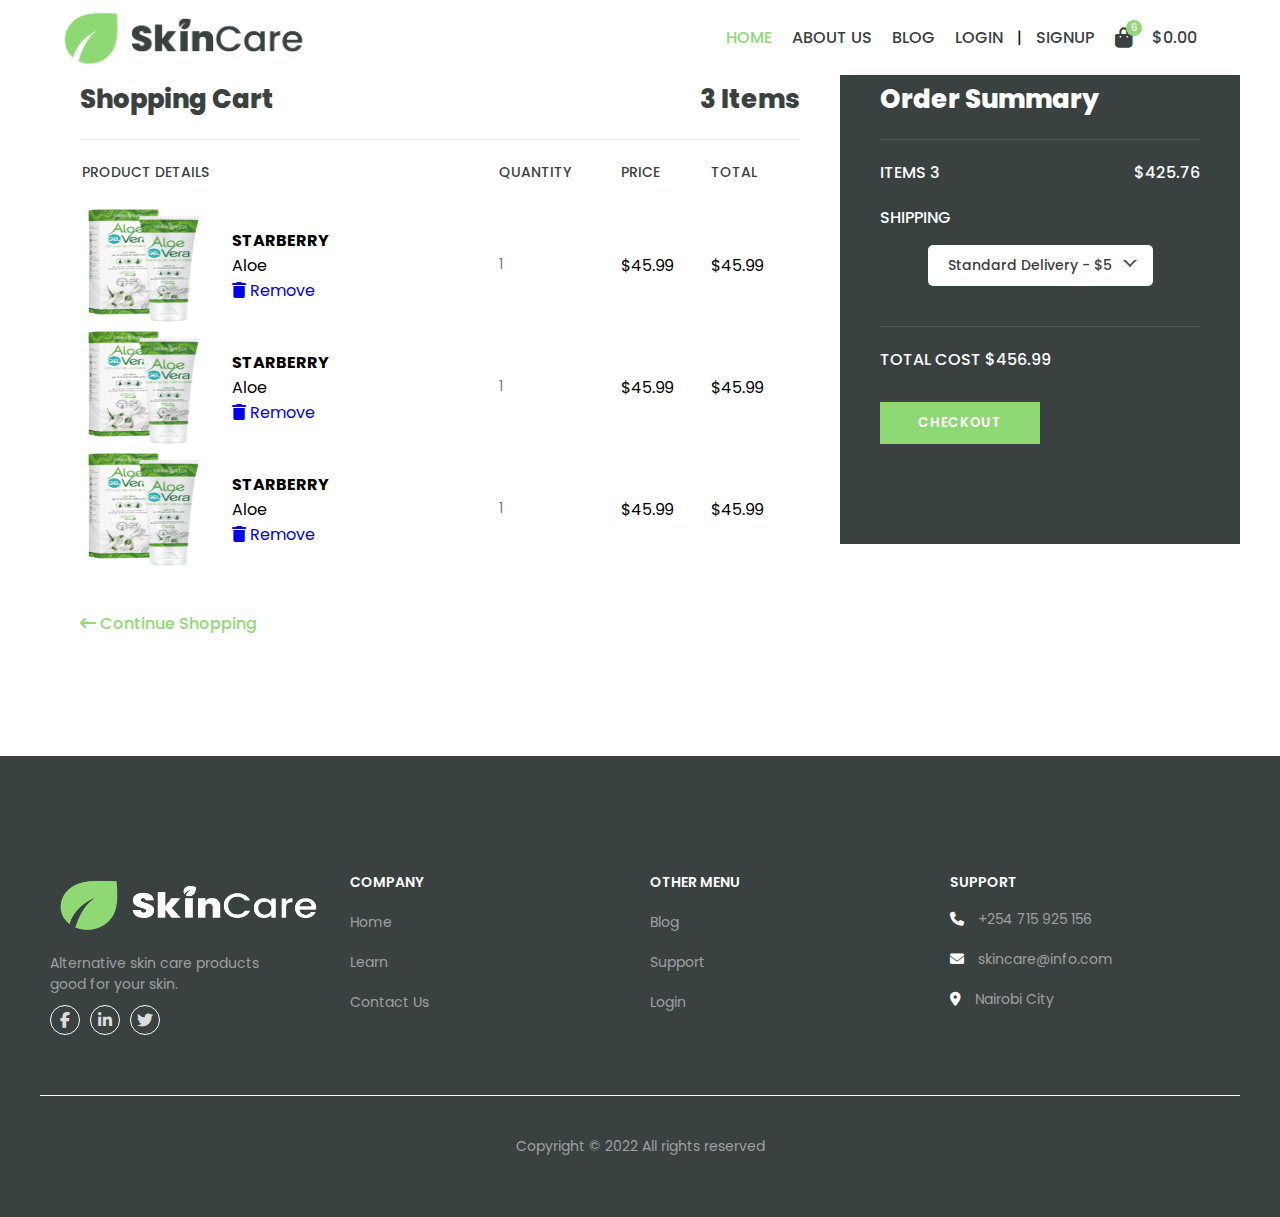
<file: SkinCare Done/cart.html>
<!DOCTYPE html>
<html lang="en">
<head>
    <meta charset="UTF-8">
    <meta http-equiv="X-UA-Compatible" content="IE=edge">
    <meta name="viewport" content="width=device-width, initial-scale=1.0">

    <!-- == META OG Social Media Ads == -->
    <meta property="og:title" content="SkinCare" />
    <meta property="og:url" content="https://skincare-is-project.web.app" />
    <meta property="og:image" content="https://skincare-is-project.web.app/css/img/facebook.png" />
    <meta property="og:type" content="website" />
    <meta property="og:description" content="Onestop Shop for Your Skin Care products." />

    <meta name="twitter:card" content="summary_large_image">
    <meta name="twitter:site" content="@chebon_kibet">
    <meta name="twitter:title" content="SkinCare">
    <meta name="twitter:description" content="Onestop Shop for Your Skin Care products.">
    <meta name="twitter:image" content="https://skincare-is-project.web.app/css/img/twitter.png">
    <meta name="twitter:player" content="https://skincare-is-project.web.app">
    <meta name="twitter:player:width" content="280">
    <meta name="twitter:player:height" content="150">

    <meta name="msapplication-TileColor" content="#ffffff">
    <meta name="msapplication-TileImage" content="favicon/mstile-144x144.png">
    <meta name="msapplication-config" content="favicon/browserconfig.xml">
    <meta name="theme-color" content="#ffffff">

    <title>SkinCare</title>

    <!-- == Favicon == -->
    <link rel="apple-touch-icon" sizes="180x180" href="favicon/apple-touch-icon.png">
    <link rel="icon" type="image/png" sizes="32x32" href="favicon/favicon-32x32.png">
    <link rel="icon" type="image/png" sizes="16x16" href="favicon/favicon-16x16.png">
    <link rel="manifest" href="favicon/site.webmanifest">
    <link rel="mask-icon" href="favicon/safari-pinned-tab.svg" color="#5bbad5">
    <link rel="shortcut icon" href="favicon/favicon.ico">

    <!-- == Style Sheet == -->
    <link rel="stylesheet" href="css/style.css">

    <!-- == Fonts == -->
    <link rel="preconnect" href="https://fonts.googleapis.com">
    <link rel="preconnect" href="https://fonts.gstatic.com" crossorigin>
    <link href="https://fonts.googleapis.com/css2?family=Poppins:wght@300;400;500;600;800&display=swap" rel="stylesheet">

    <!-- == Icons == -->
    <link rel="stylesheet" href="https://cdnjs.cloudflare.com/ajax/libs/font-awesome/6.2.0/css/all.min.css" crossorigin="anonymous" />
    <script src="https://code.jquery.com/jquery-3.4.1.min.js"></script>

</head>
<body>
    <!-- == HEADER == -->
        <header class="header-scroll header">
            <nav id="nav-bar">
                <div class="nav-container container">
                    <!-- == Logo == -->
                        <div class="logo">
                            <a href="index.html"><img src="css/img/Skin care logo.png" alt="Skincare Logo"></a>
                        </div>
                        <div class="links" id="links">
                            <div class="cancel">
                                <span class="cancel-btn"><i class="fas fa-times"></i></span>
                            </div>
                            <a class="active-link" href="index.html">HOME</a>
                            <a href="about.html">ABOUT US</a>
                            <a href="blog.html">BLOG</a>
                            <!-- == Product Listing == -->
                                <div class="nav-prod-listing">
                                    <!-- == Acc Access == -->
                                    <div class="account-access">
                                        <a href="login.html">LOGIN</a>
                                        <span>|</span>
                                        <a href="login.html">SIGNUP</a>
                                    </div>
                                    <div class="cart nav-listings">
                                        <span class="cart-listings listing"><i class="fas fa-solid fa-shopping-bag"></i><span class="count">6</span></span>
                                    </div>
                                    <div class="price nav-listings">
                                        <p class="price-total">$0.00</p>
                                    </div>
                                </div>
                        </div>
                    <div class="menu-bar">
                        <span class="menu-btn"><i class="fas fa-bars"></i></span>
                    </div>
                </div>
            </nav>
        </header>
    <!-- == || HEADER == -->

    <!-- == MAIN == -->
        <main>
            <section class="cart-pg">
                <div class="cart-container container">
                    <div class="cart-pg-listing">
                        <div class="cart-listing-headline">
                            <h1>Shopping Cart</h1>
                            <h1>3 Items</h1>
                        </div>
                        <table>
                            <tr class="table-head">
                                <td>PRODUCT DETAILS</td>
                                <td>QUANTITY</td>
                                <td>PRICE</td>
                                <td>TOTAL</td>
                            </tr>
                            <tr class="product-tr">
                                <td class="table-image">
                                    <img src="css/img/gel boxed.png" alt="Cart Image" height="120px" width="120px">
                                    <div class="cart-product-details">
                                        <h4>STARBERRY</h4>
                                        <span>Aloe</span> <br>
                                        <a href="#"><i class="fa-solid fa-trash"></i> Remove</a>
                                    </div>
                                </td>
                                <td class="cart-count">
                                    <input type="number" placeholder="1">
                                </td>
                                <td>$45.99</td>
                                <td>$45.99</td>
                            </tr>
                            <tr class="product-tr">
                                <td class="table-image">
                                    <img src="css/img/gel boxed.png" alt="Cart Image" height="120px" width="120px">
                                    <div class="cart-product-details">
                                        <h4>STARBERRY</h4>
                                        <span>Aloe</span> <br>
                                        <a href="#"><i class="fa-solid fa-trash"></i> Remove</a>
                                    </div>
                                </td>
                                <td class="cart-count">
                                    <input type="number" placeholder="1">
                                </td>
                                <td>$45.99</td>
                                <td>$45.99</td>
                            </tr>
                            <tr class="product-tr">
                                <td class="table-image">
                                    <img src="css/img/gel boxed.png" alt="Cart Image" height="120px" width="120px">
                                    <div class="cart-product-details">
                                        <h4>STARBERRY</h4>
                                        <span>Aloe</span> <br>
                                        <a href="#"><i class="fa-solid fa-trash"></i> Remove</a>
                                    </div>
                                </td>
                                <td class="cart-count">
                                    <input type="number" placeholder="1">
                                </td>
                                <td>$45.99</td>
                                <td>$45.99</td>
                            </tr>
                        </table>
                        <div class="continue-shopping">
                            <a href="index.html"><i class="fa-solid fa-arrow-left-long"></i> Continue Shopping</a>
                        </div>
                    </div>
                    <div class="cart-pg-summary">
                        <div class="cart-summary-headline">
                            <h1 id="summary">Order Summary</h1>
                        </div>
                        <div class="cart-summary-content">
                            <div class="summary-counter">
                                <span>ITEMS 3</span>
                                <span>$425.76</span>
                            </div>
                            <div class="">
                                <span>SHIPPING</span> <br>
                                <div class="select_wrap">
                                    <ul class="default_option">
                                        <li>
                                            <div class="option pizza">
                                              <p>Standard Delivery - $5</p>
                                            </div>
                                        </li>
                                    </ul>
                                    <ul class="select_ul">
                                        <li>
                                            <div class="option pizza">
                                              <p>Standard Delivery - $5</p>
                                            </div>
                                        </li>
                                        <li>
                                            <div class="option burger">
                                              <p>Standard Delivery - $5</p>
                                            </div>  
                                        </li>
                                        <li>
                                            <div class="option ice">
                                              <p>Standard Delivery - $5</p>
                                            </div>  
                                        </li>
                                        <li>
                                            <div class="option fries">
                                              <p>Standard Delivery - $5</p>
                                            </div>
                                        </li>
                                    </ul>
                                </div>
                            </div>
                            <div class="summary-counter-total">
                                <span>TOTAL COST</span>
                                <span>$456.99</span>
                            </div>
                            <div class="summary-counter">
                                <button onclick="location.href='shipping.html'">CHECKOUT</button>
                            </div>
                        </div>
                    </div>
                </div>
            </section>
        </main>
    <!-- == || MAIN == -->

    <!-- == FOOTER == -->
        <footer>
            <div class="footer-container container">
                <div class="footer-col col-1">
                    <a class="footer-logo" href="#"><img src="css/img/Skin care footer logo.png" alt="Skin Care logo" width="280px">
                        </a>
                    <p class="col-1-p">Alternative skin care products<br> good for your skin.</p>
                    <div class="footer-social-icons">
                        <a href="#"><i class="fab fa-brands fa-facebook-f"></i></a>
                        <a href="#"><i class="fab fa-brands fa-linkedin-in"></i></a>
                        <a href="#"><i class="fab fa-brands fa-twitter"></i></a>
                    </div>
                </div>
                <div class="footer-col col-2">
                    <h4>COMPANY</h4>
                    <ul>
                        <li><a href="#">Home</a></li>
                        <li><a href="#">Learn</a></li>
                        <li><a href="#">Contact Us</a></li>
                    </ul>
                </div>
                <div class="footer-col col-3">
                    <h4>OTHER MENU</h4>
                    <ul>
                        <li><a href="#">Blog</a></li>
                        <li><a href="#">Support</a></li>
                        <li><a href="#">Login</a></li>
                    </ul>
                </div>
                <div class="footer-col footer-col-4">
                    <h4>SUPPORT</h4>
                    <ul>
                        <li><i class="fas fa-solid fa-phone"></i> +254 715 925 156</li>
                        <li><i class="fas fa-solid fa-envelope"></i> skincare@info.com</li>
                        <li><i class="fas fa-solid fa-map-marker-alt"></i> Nairobi City</li>
                    </ul>
                </div>
            </div>
            <div class="footer-copyright container">
                <p>Copyright &copy; 2022 All rights reserved</p>
            </div>
        </footer>
    <!-- == || FOOTER == -->
    <!-- == Cursor == -->
    <!-- <div class="cursor"><i class="fa-solid fa-location-arrow"></i></div> -->

    <!-- == To TOP == -->
        <a class="to-top" onclick="topFunction()" href="#header-top"><i class="fas fa-solid fa-chevron-up"></i></a>
    <!-- == To TOP == -->

    <!-- == Script == -->
    <script src="js/script.js"></script>

</body>
</html>
</file>
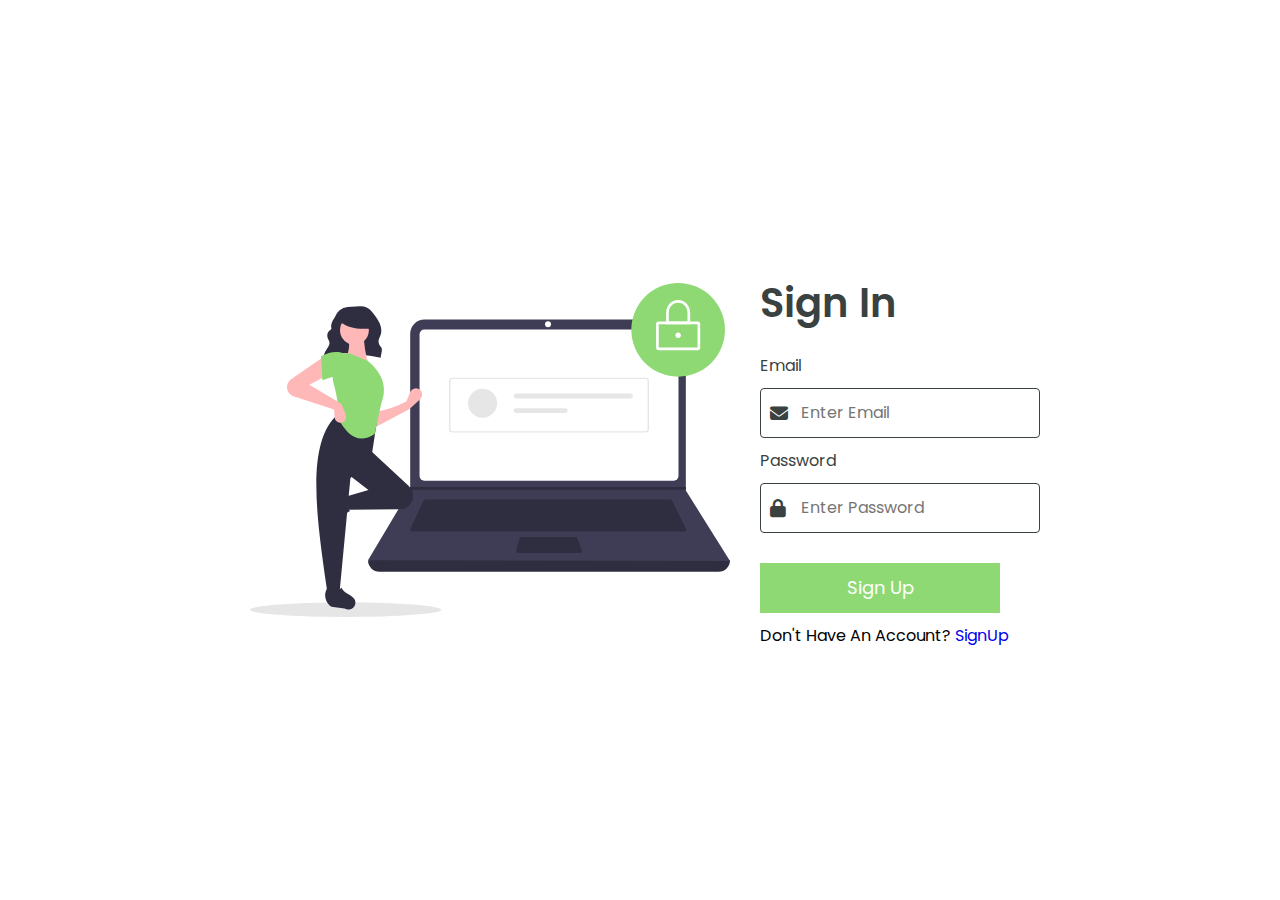
<file: SkinCare Done/login.html>
<!DOCTYPE html>
<html lang="en">
<head>
    <meta charset="UTF-8">
    <meta http-equiv="X-UA-Compatible" content="IE=edge">
    <meta name="viewport" content="width=device-width, initial-scale=1.0">

    <!-- == META OG Social Media Ads == -->
    <meta property="og:title" content="SkinCare" />
    <meta property="og:url" content="https://skincare-is-project.web.app" />
    <meta property="og:image" content="https://skincare-is-project.web.app/css/img/facebook.png" />
    <meta property="og:type" content="website" />
    <meta property="og:description" content="Onestop Shop for Your Skin Care products." />

    <meta name="twitter:card" content="summary_large_image">
    <meta name="twitter:site" content="@chebon_kibet">
    <meta name="twitter:title" content="SkinCare">
    <meta name="twitter:description" content="Onestop Shop for Your Skin Care products.">
    <meta name="twitter:image" content="https://skincare-is-project.web.app/css/img/twitter.png">
    <meta name="twitter:player" content="https://skincare-is-project.web.app">
    <meta name="twitter:player:width" content="280">
    <meta name="twitter:player:height" content="150">

    <meta name="msapplication-TileColor" content="#ffffff">
    <meta name="msapplication-TileImage" content="favicon/mstile-144x144.png">
    <meta name="msapplication-config" content="favicon/browserconfig.xml">
    <meta name="theme-color" content="#ffffff">

    <title>SkinCare</title>

    <!-- == Favicon == -->
    <link rel="apple-touch-icon" sizes="180x180" href="favicon/apple-touch-icon.png">
    <link rel="icon" type="image/png" sizes="32x32" href="favicon/favicon-32x32.png">
    <link rel="icon" type="image/png" sizes="16x16" href="favicon/favicon-16x16.png">
    <link rel="manifest" href="favicon/site.webmanifest">
    <link rel="mask-icon" href="favicon/safari-pinned-tab.svg" color="#5bbad5">
    <link rel="shortcut icon" href="favicon/favicon.ico">

    <!-- == Style Sheet == -->
    <link rel="stylesheet" href="css/style.css">

    <!-- == Fonts == -->
    <link rel="preconnect" href="https://fonts.googleapis.com">
    <link rel="preconnect" href="https://fonts.gstatic.com" crossorigin>
    <link href="https://fonts.googleapis.com/css2?family=Poppins:wght@300;400;500;600;800&display=swap" rel="stylesheet">

    <!-- == Icons == -->
    <link rel="stylesheet" href="https://cdnjs.cloudflare.com/ajax/libs/font-awesome/6.2.0/css/all.min.css" crossorigin="anonymous" />

</head>
<body>
    <!-- == MAIN == -->
        <main class="form-container">
            <div class="form-holder">
                <div class="undraw-svg">
                    <svg xmlns="http://www.w3.org/2000/svg" data-name="Layer 1" width="793" height="551.73152" viewBox="0 0 793 551.73152" xmlns:xlink="http://www.w3.org/1999/xlink"><ellipse cx="158" cy="539.73152" rx="158" ry="12" fill="#e6e6e6"/><path d="M324.27227,296.55377c27.49676-11.6953,61.74442-4.28528,95.19092.85757.31124-6.228,4.08385-13.80782.132-18.15284-4.80115-5.2788-4.35917-10.82529-1.47008-16.40375,7.38788-14.265-3.1969-29.44375-13.88428-42.0647a23.66937,23.66937,0,0,0-19.75537-8.29179l-19.7975,1.41411A23.70939,23.70939,0,0,0,343.635,230.85851v0c-4.72724,6.42917-7.25736,12.84055-5.66438,19.21854-7.08065,4.83882-8.27029,10.67977-5.08851,17.2644,2.698,4.14592,2.66928,8.18161-.12275,12.1056a55.89079,55.89079,0,0,0-8.31011,16.5061Z" transform="translate(-203.5 -174.13424)" fill="#2f2e41"/><path d="M977.70889,651.09727H417.29111A18.79111,18.79111,0,0,1,398.5,632.30616h0q304.727-35.41512,598,0h0A18.79111,18.79111,0,0,1,977.70889,651.09727Z" transform="translate(-203.5 -174.13424)" fill="#2f2e41"/><path d="M996.5,633.41151l-598-1.10536,69.30611-116.61553.3316-.55268V258.13057a23.7522,23.7522,0,0,1,23.75418-23.75418H899.792a23.7522,23.7522,0,0,1,23.75418,23.75418V516.90649Z" transform="translate(-203.5 -174.13424)" fill="#3f3d56"/><path d="M491.35028,250.95679a7.74623,7.74623,0,0,0-7.73753,7.73753V493.03073a7.74657,7.74657,0,0,0,7.73753,7.73752H903.64972a7.74691,7.74691,0,0,0,7.73753-7.73752V258.69432a7.74657,7.74657,0,0,0-7.73753-7.73753Z" transform="translate(-203.5 -174.13424)" fill="#fff"/><path d="M493.07794,531.71835a3.32522,3.32522,0,0,0-3.01275,1.93006l-21.35537,46.42514a3.31594,3.31594,0,0,0,3.01221,4.7021H920.81411a3.3157,3.3157,0,0,0,2.96526-4.79925L900.5668,533.55126a3.29926,3.29926,0,0,0-2.96526-1.83291Z" transform="translate(-203.5 -174.13424)" fill="#2f2e41"/><circle cx="492.34196" cy="67.97967" r="4.97412" fill="#fff"/><path d="M651.69986,593.61853a3.32114,3.32114,0,0,0-3.20165,2.4536l-5.35679,19.89649a3.31576,3.31576,0,0,0,3.20166,4.17856h101.874a3.31531,3.31531,0,0,0,3.13257-4.40093l-6.88691-19.89649a3.31784,3.31784,0,0,0-3.13366-2.23123Z" transform="translate(-203.5 -174.13424)" fill="#2f2e41"/><polygon points="720.046 337.135 720.046 341.556 264.306 341.556 264.649 341.004 264.649 337.135 720.046 337.135" fill="#2f2e41"/><circle cx="707.33457" cy="77.37523" r="77.37523" fill="#8fd974"/><path d="M942.89,285.223H878.77911a4.42582,4.42582,0,0,1-4.42144-4.42145V242.11391a4.42616,4.42616,0,0,1,4.42144-4.42144H942.89a4.42616,4.42616,0,0,1,4.42144,4.42144v38.68761A4.42582,4.42582,0,0,1,942.89,285.223Zm-64.11091-43.10906v38.68761h64.11415L942.89,242.11391Z" transform="translate(-203.5 -174.13424)" fill="#fff"/><path d="M930.73105,242.11391h-39.793V224.42814c0-12.80987,8.36792-22.10721,19.89649-22.10721s19.89648,9.29734,19.89648,22.10721Zm-35.37153-4.42144h30.95009V224.42814c0-10.413-6.36338-17.68576-15.475-17.68576s-15.47505,7.27281-15.47505,17.68576Z" transform="translate(-203.5 -174.13424)" fill="#fff"/><circle cx="707.33457" cy="86.21811" r="4.42144" fill="#fff"/><path d="M856.81994,421.28372H538.18006a5.90767,5.90767,0,0,1-5.90073-5.90073V336.342a5.90767,5.90767,0,0,1,5.90073-5.90072H856.81994a5.90767,5.90767,0,0,1,5.90073,5.90072V415.383A5.90767,5.90767,0,0,1,856.81994,421.28372Zm-318.63988-88.4821a3.5443,3.5443,0,0,0-3.54043,3.54043V415.383a3.54431,3.54431,0,0,0,3.54043,3.54044H856.81994a3.54431,3.54431,0,0,0,3.54043-3.54044V336.342a3.5443,3.5443,0,0,0-3.54043-3.54043Z" transform="translate(-203.5 -174.13424)" fill="#e6e6e6"/><circle cx="384.19021" cy="198.69546" r="24.03645" fill="#e6e6e6"/><path d="M643.203,356.80541a4.00608,4.00608,0,1,0,0,8.01215H832.06074a4.00607,4.00607,0,0,0,0-8.01215Z" transform="translate(-203.5 -174.13424)" fill="#e6e6e6"/><path d="M643.203,380.84186a4.00607,4.00607,0,1,0,0,8.01214H724.469a4.00607,4.00607,0,1,0,0-8.01214Z" transform="translate(-203.5 -174.13424)" fill="#e6e6e6"/><path d="M467.022,382.46241,408.1189,413.778l-.74561-26.09629c19.22553-3.20948,37.51669-8.7974,54.42941-17.8946l6.1605-15.22008a10.31753,10.31753,0,0,1,17.53643-2.67788l0,0a10.31753,10.31753,0,0,1-.90847,14.06885Z" transform="translate(-203.5 -174.13424)" fill="#ffb8b8"/><path d="M323.09819,563.26707v0a11.57378,11.57378,0,0,1,1.46928-9.36311l12.93931-19.85777a22.61221,22.61221,0,0,1,29.335-7.73927h0c-5.438,9.25647-4.67994,17.37679,1.87806,24.43365a117.63085,117.63085,0,0,0-27.93606,19.04492A11.57386,11.57386,0,0,1,323.09819,563.26707Z" transform="translate(-203.5 -174.13424)" fill="#2f2e41"/><path d="M469.70475,537.30274l0,0a22.20314,22.20314,0,0,1-18.87085,10.77909l-85.96027.65122-3.728-21.62264,38.026-11.18413-32.06116-24.60507L402.154,450.31277l63.65,59.32431A22.20317,22.20317,0,0,1,469.70475,537.30274Z" transform="translate(-203.5 -174.13424)" fill="#2f2e41"/><path d="M351.45266,685.17939H331.32124c-18.07509-123.89772-36.47383-248.14186,17.8946-294.51529l64.12231,10.43852L405.13646,455.532l-35.7892,41.00845Z" transform="translate(-203.5 -174.13424)" fill="#2f2e41"/><path d="M369.14917,713.24594h0a11.57381,11.57381,0,0,1-9.3632-1.46873l-21.85854-2.93814a22.61221,22.61221,0,0,1-7.741-29.33451v0c9.2568,5.43749,17.37707,4.67891,24.43354-1.8795,4.98593,10.06738,13.20093,9.45331,21.04657,17.93494A11.57385,11.57385,0,0,1,369.14917,713.24594Z" transform="translate(-203.5 -174.13424)" fill="#2f2e41"/><path d="M399.1716,307.90158l-37.28042-8.94731c6.19168-12.6739,6.70155-26.77618,3.728-41.75406l25.35068-.74561C391.76421,275.08,394.16732,292.48081,399.1716,307.90158Z" transform="translate(-203.5 -174.13424)" fill="#ffb8b8"/><path d="M409.41752,423.55243c-27.13873,18.49308-46.31418.63272-60.94729-26.92346,2.03338-16.86188-1.259-37.04061-7.35672-58.96635a40.13762,40.13762,0,0,1,24.50567-48.40124h0l32.06116,13.421c27.22362,22.19038,32.582,46.227,22.36825,71.5784Z" transform="translate(-203.5 -174.13424)" fill="#8fd974"/><path d="M331.32124,326.54178,301.4969,342.19956l52.9382,31.31555,7.366,18.16951a9.63673,9.63673,0,0,1-5.78925,12.73088h0a9.63673,9.63673,0,0,1-12.76159-8.54442l-.74489-12.66307-67.2838-22.20366a15.73306,15.73306,0,0,1-9.87265-9.61147v0a15.733,15.733,0,0,1,5.90262-18.30258l54.10485-37.11845Z" transform="translate(-203.5 -174.13424)" fill="#ffb8b8"/><path d="M361.14557,329.52422c-12.43861-5.4511-23.74934.47044-38.026,5.21926l-2.23683-39.51725c14.17612-7.55568,27.69209-9.59281,40.26285-3.728Z" transform="translate(-203.5 -174.13424)" fill="#8fd974"/><circle cx="172.52496" cy="78.09251" r="23.80211" fill="#ffb8b8"/><path d="M404.5,249.22353c-23.56616,2.30811-41.52338-1.54606-53-12.52007v-8.8377h51Z" transform="translate(-203.5 -174.13424)" fill="#2f2e41"/></svg>
                </div>
                <div class="form">
                    <form class="row g-3">
                        <div class="title">
                            <h1>Sign In</h1>
                        </div>
                        <div class="form-group">
                          <i class="fa-solid fa-envelope"></i>
                          <label for="inputEmail4" class="form-label">Email</label> <br>
                          <input type="email" class="form-control" id="inputEmail4" placeholder="Enter Email" required autocomplete="off">
                        </div>
                        <div class="form-group">
                          <label for="inputPassword4" class="form-label">Password</label> <br>
                          <input type="password" class="form-control" id="psw" name="psw" placeholder="Enter Password" pattern="(?=.*\d)(?=.*[a-z])(?=.*[A-Z]).{8,}" title="Must contain at least one number and one uppercase and lowercase letter, and at least 8 or more characters" required>
                          <i class="fa-solid fa-lock"></i>
                        </div>
                        <div class="col-12">
                          <button type="submit" class="btn btn-primary">Sign Up</button>
                        </div>
                       <p>Don't Have An Account? <a href="sign up.html">SignUp</a></p>
                    </form>
                </div>

            </div>
        </main>
    <!-- == || MAIN == -->
    <!-- == Cursor == -->
    <!-- <div class="cursor"><i class="fa-solid fa-location-arrow"></i></div> -->

    <!-- == To TOP == -->
        <a class="to-top reveal" onclick="topFunction()" href="#header-top"><i class="fas fa-solid fa-chevron-up"></i></a>
    <!-- == To TOP == -->

    <!-- == Script == -->
    <script src="js/script.js"></script>
</body>
</html>
</file>
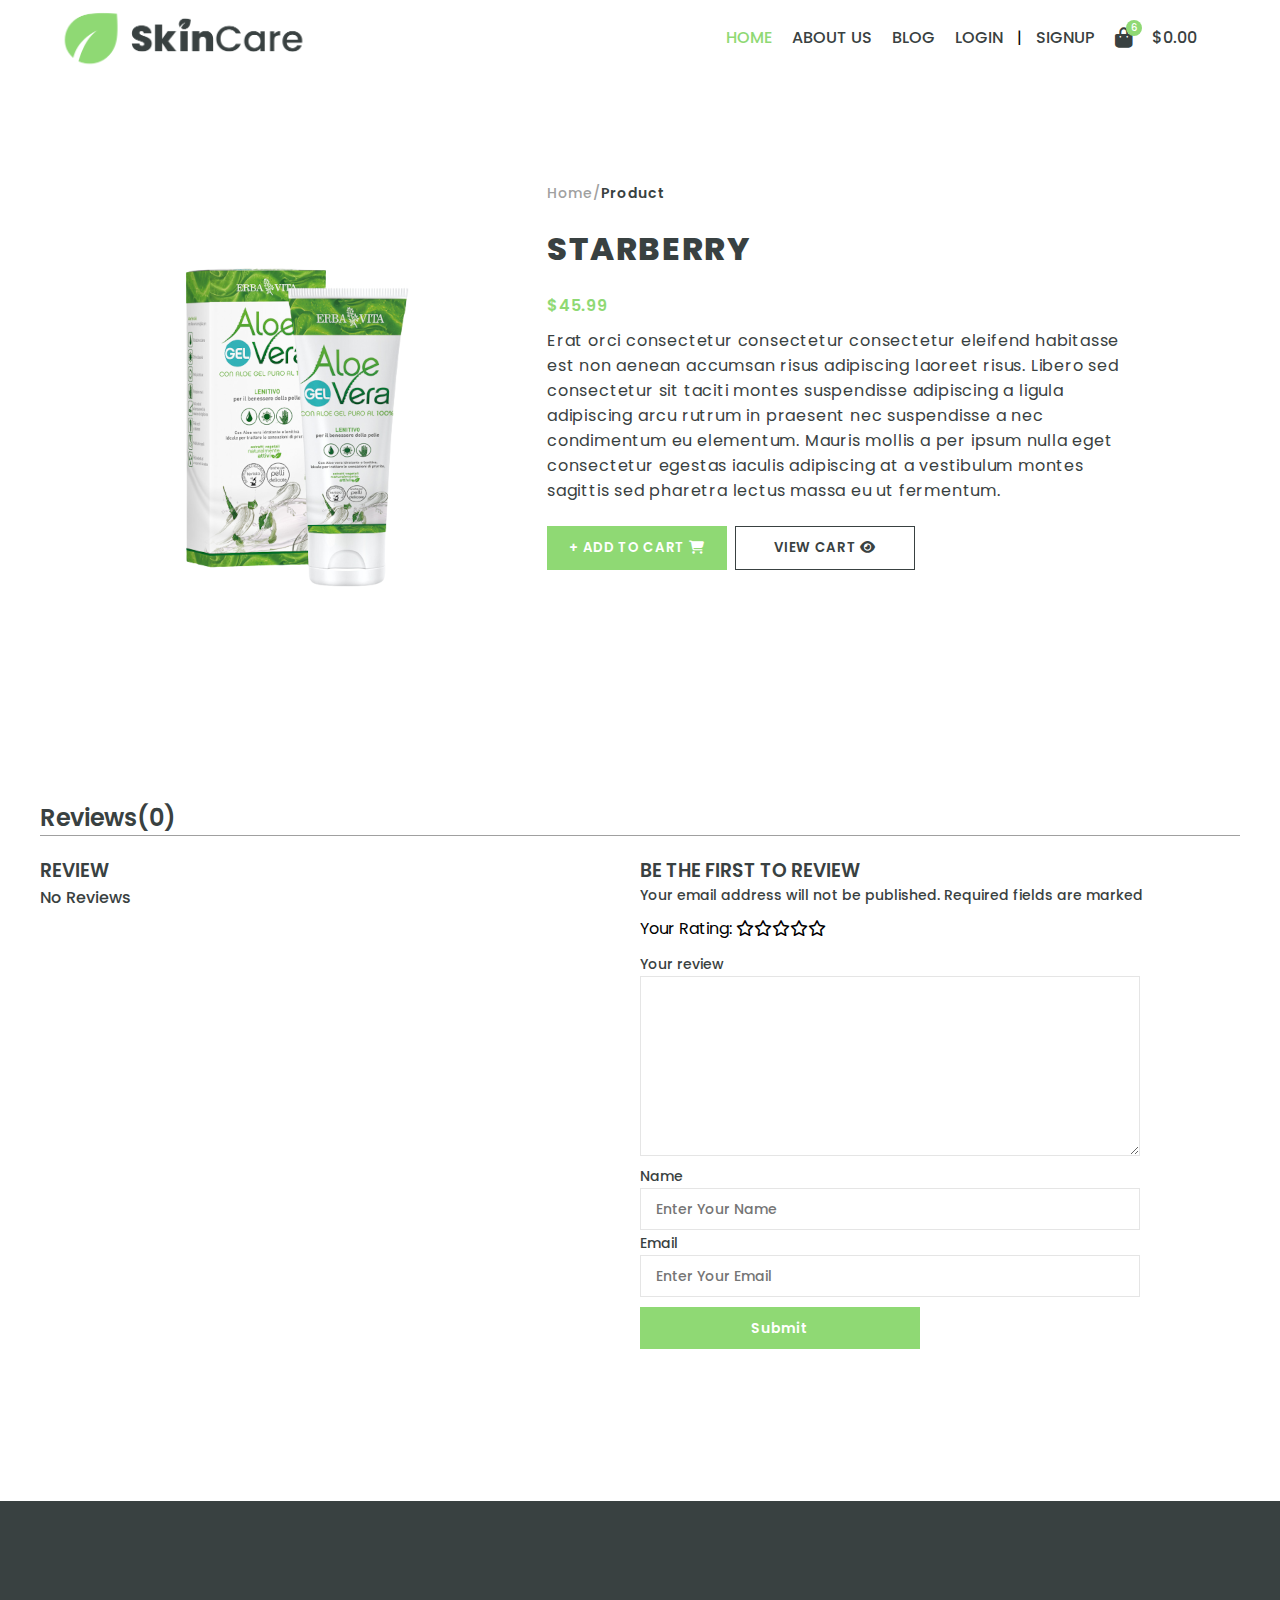
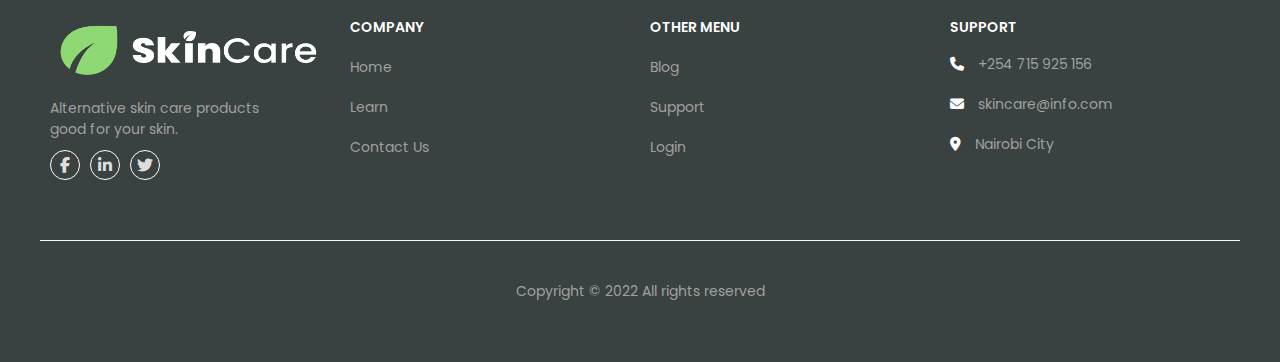
<file: SkinCare Done/product_detail.html>
<!DOCTYPE html>
<html lang="en">
<head>
    <meta charset="UTF-8">
    <meta http-equiv="X-UA-Compatible" content="IE=edge">
    <meta name="viewport" content="width=device-width, initial-scale=1.0">

    <!-- == META OG Social Media Ads == -->
    <meta property="og:title" content="SkinCare" />
    <meta property="og:url" content="https://skincare-is-project.web.app" />
    <meta property="og:image" content="https://skincare-is-project.web.app/css/img/facebook.png" />
    <meta property="og:type" content="website" />
    <meta property="og:description" content="Onestop Shop for Your Skin Care products." />

    <meta name="twitter:card" content="summary_large_image">
    <meta name="twitter:site" content="@chebon_kibet">
    <meta name="twitter:title" content="SkinCare">
    <meta name="twitter:description" content="Onestop Shop for Your Skin Care products.">
    <meta name="twitter:image" content="https://skincare-is-project.web.app/css/img/twitter.png">
    <meta name="twitter:player" content="https://skincare-is-project.web.app">
    <meta name="twitter:player:width" content="280">
    <meta name="twitter:player:height" content="150">

    <meta name="msapplication-TileColor" content="#ffffff">
    <meta name="msapplication-TileImage" content="favicon/mstile-144x144.png">
    <meta name="msapplication-config" content="favicon/browserconfig.xml">
    <meta name="theme-color" content="#ffffff">

    <title>SkinCare</title>

    <!-- == Favicon == -->
    <link rel="apple-touch-icon" sizes="180x180" href="favicon/apple-touch-icon.png">
    <link rel="icon" type="image/png" sizes="32x32" href="favicon/favicon-32x32.png">
    <link rel="icon" type="image/png" sizes="16x16" href="favicon/favicon-16x16.png">
    <link rel="manifest" href="favicon/site.webmanifest">
    <link rel="mask-icon" href="favicon/safari-pinned-tab.svg" color="#5bbad5">
    <link rel="shortcut icon" href="favicon/favicon.ico">

    <!-- == Style Sheet == -->
    <link rel="stylesheet" href="css/style.css">

    <!-- == Fonts == -->
    <link rel="preconnect" href="https://fonts.googleapis.com">
    <link rel="preconnect" href="https://fonts.gstatic.com" crossorigin>
    <link href="https://fonts.googleapis.com/css2?family=Poppins:wght@300;400;500;600;800&display=swap" rel="stylesheet">

    <!-- == Icons == -->
    <link rel="stylesheet" href="https://cdnjs.cloudflare.com/ajax/libs/font-awesome/6.2.0/css/all.min.css" crossorigin="anonymous" />

</head>
<body>
    <!-- == HEADER == -->
        <header class="header-scroll header">
            <nav id="nav-bar">
                <div class="nav-container container">
                    <!-- == Logo == -->
                        <div class="logo">
                            <a href="index.html"><img src="css/img/Skin care logo.png" alt="Skincare Logo"></a>
                        </div>
                        <div class="links" id="links">
                            <div class="cancel">
                                <span class="cancel-btn"><i class="fas fa-times"></i></span>
                            </div>
                            <a class="active-link" href="index.html">HOME</a>
                            <a href="about.html">ABOUT US</a>
                            <a href="blog.html">BLOG</a>
                            <!-- == Product Listing == -->
                                <div class="nav-prod-listing">
                                    <!-- == Acc Access == -->
                                    <div class="account-access">
                                        <a href="login.html">LOGIN</a>
                                        <span>|</span>
                                        <a href="login.html">SIGNUP</a>
                                    </div>
                                    <div class="cart nav-listings">
                                        <span class="cart-listings listing"><i class="fas fa-solid fa-shopping-bag"></i><span class="count">6</span></span>
                                    </div>
                                    <div class="price nav-listings">
                                        <p class="price-total">$0.00</p>
                                    </div>
                                </div>
                        </div>
                    <div class="menu-bar">
                        <span class="menu-btn"><i class="fas fa-bars"></i></span>
                    </div>
                </div>
            </nav>
        </header>
    <!-- == || HEADER == -->

    <!-- == MAIN == -->
        <main>
            <section class="product-detail">
                <div class="product-detail-container container">
                    <div class="product-detail-image reveal-fixed">
                        <img src="css/img/gel boxed.png" alt="">
                    </div>
                    <div class="product-detail-text">
                        <div class="pagination">
                            <a href="index.html" class="breadcrumb">Home/</a><span class="breadcrumb-last">Product</span>
                        </div>
                        <h1 class="product-detail-title">STARBERRY</h1>
                        <span class="product-detail-price">$45.99</span>
                        <p class="product-detail-description">Erat orci consectetur consectetur consectetur eleifend habitasse est non aenean accumsan risus adipiscing laoreet risus. Libero sed consectetur sit taciti montes suspendisse adipiscing a ligula adipiscing arcu rutrum in praesent nec suspendisse a nec condimentum eu elementum. Mauris mollis a per ipsum nulla eget consectetur egestas iaculis adipiscing at a vestibulum montes sagittis sed pharetra lectus massa eu ut fermentum.</p>
                        <button class="product-detail-btn">+ ADD TO CART <i class="fa-solid fa-cart-shopping"></i></button>
                        <button class="product-detail-veiwcart-btn" onclick="location.href='cart.html'">VIEW CART <i class="fa-solid fa-eye"></i></button>
                    </div>
                </div>
            </section>
            <section class="review-product">
                <div class="review-product-container container">
                    <h2 class="review-counter">Reviews(0)</h2>
                    <div class="reviews">
                        <div class="clients-reviews">
                            <h3>REVIEW</h3>
                            <p>No Reviews</p>
                        </div>
                        <div class="review-form">
                            <h3>BE THE FIRST TO REVIEW</h3>
                            <p>Your email address will not be published. Required fields are marked</p>
                            <div class="rating">
                                <form action="GET" method="post">
                                    <div class="rating-input">        
                                        <span>Your Rating: </span><span><i class="fa-regular fa-star"></i><i class="fa-regular fa-star"></i><i class="fa-regular fa-star"></i><i class="fa-regular fa-star"></i><i class="fa-regular fa-star"></i></span>
                                    </div>
                                    <label for="Message">Your review</label> <br>
                                    <textarea name="message" id="message" cols="30" rows="10"></textarea>
                                    <br>
                                    <div class="personal">
                                        <label for="name">Name</label> <br>
                                        <input type="text" placeholder="Enter Your Name"> <br>
                                        <label for="name">Email</label> <br>
                                        <input type="email" placeholder="Enter Your Email">
                                    </div>
                                    <input type="submit">
                                </form>
                            </div>
                        </div>
                    </div>
                </div>
            </section>
        </main>
    <!-- == || MAIN == -->

    <!-- == FOOTER == -->
        <footer>
            <div class="footer-container container">
                <div class="footer-col col-1">
                    <a class="footer-logo" href="#"><img src="css/img/Skin care footer logo.png" alt="Skin Care logo" width="280px">
                        </a>
                    <p class="col-1-p">Alternative skin care products<br> good for your skin.</p>
                    <div class="footer-social-icons">
                        <a href="#"><i class="fab fa-brands fa-facebook-f"></i></a>
                        <a href="#"><i class="fab fa-brands fa-linkedin-in"></i></a>
                        <a href="#"><i class="fab fa-brands fa-twitter"></i></a>
                    </div>
                </div>
                <div class="footer-col col-2">
                    <h4>COMPANY</h4>
                    <ul>
                        <li><a href="#">Home</a></li>
                        <li><a href="#">Learn</a></li>
                        <li><a href="#">Contact Us</a></li>
                    </ul>
                </div>
                <div class="footer-col col-3">
                    <h4>OTHER MENU</h4>
                    <ul>
                        <li><a href="#">Blog</a></li>
                        <li><a href="#">Support</a></li>
                        <li><a href="#">Login</a></li>
                    </ul>
                </div>
                <div class="footer-col footer-col-4">
                    <h4>SUPPORT</h4>
                    <ul>
                        <li><i class="fas fa-solid fa-phone"></i> +254 715 925 156</li>
                        <li><i class="fas fa-solid fa-envelope"></i> skincare@info.com</li>
                        <li><i class="fas fa-solid fa-map-marker-alt"></i> Nairobi City</li>
                    </ul>
                </div>
            </div>
            <div class="footer-copyright container">
                <p>Copyright &copy; 2022 All rights reserved</p>
            </div>
        </footer>
    <!-- == || FOOTER == -->
    <!-- == Cursor == -->
    <!-- <div class="cursor"><i class="fa-solid fa-location-arrow"></i></div> -->

    <!-- == To TOP == -->
        <a class="to-top" onclick="topFunction()" href="#header-top"><i class="fas fa-solid fa-chevron-up"></i></a>
    <!-- == To TOP == -->

    <!-- == Script == -->
    <script src="js/script.js"></script>
</body>
</html>
</file>
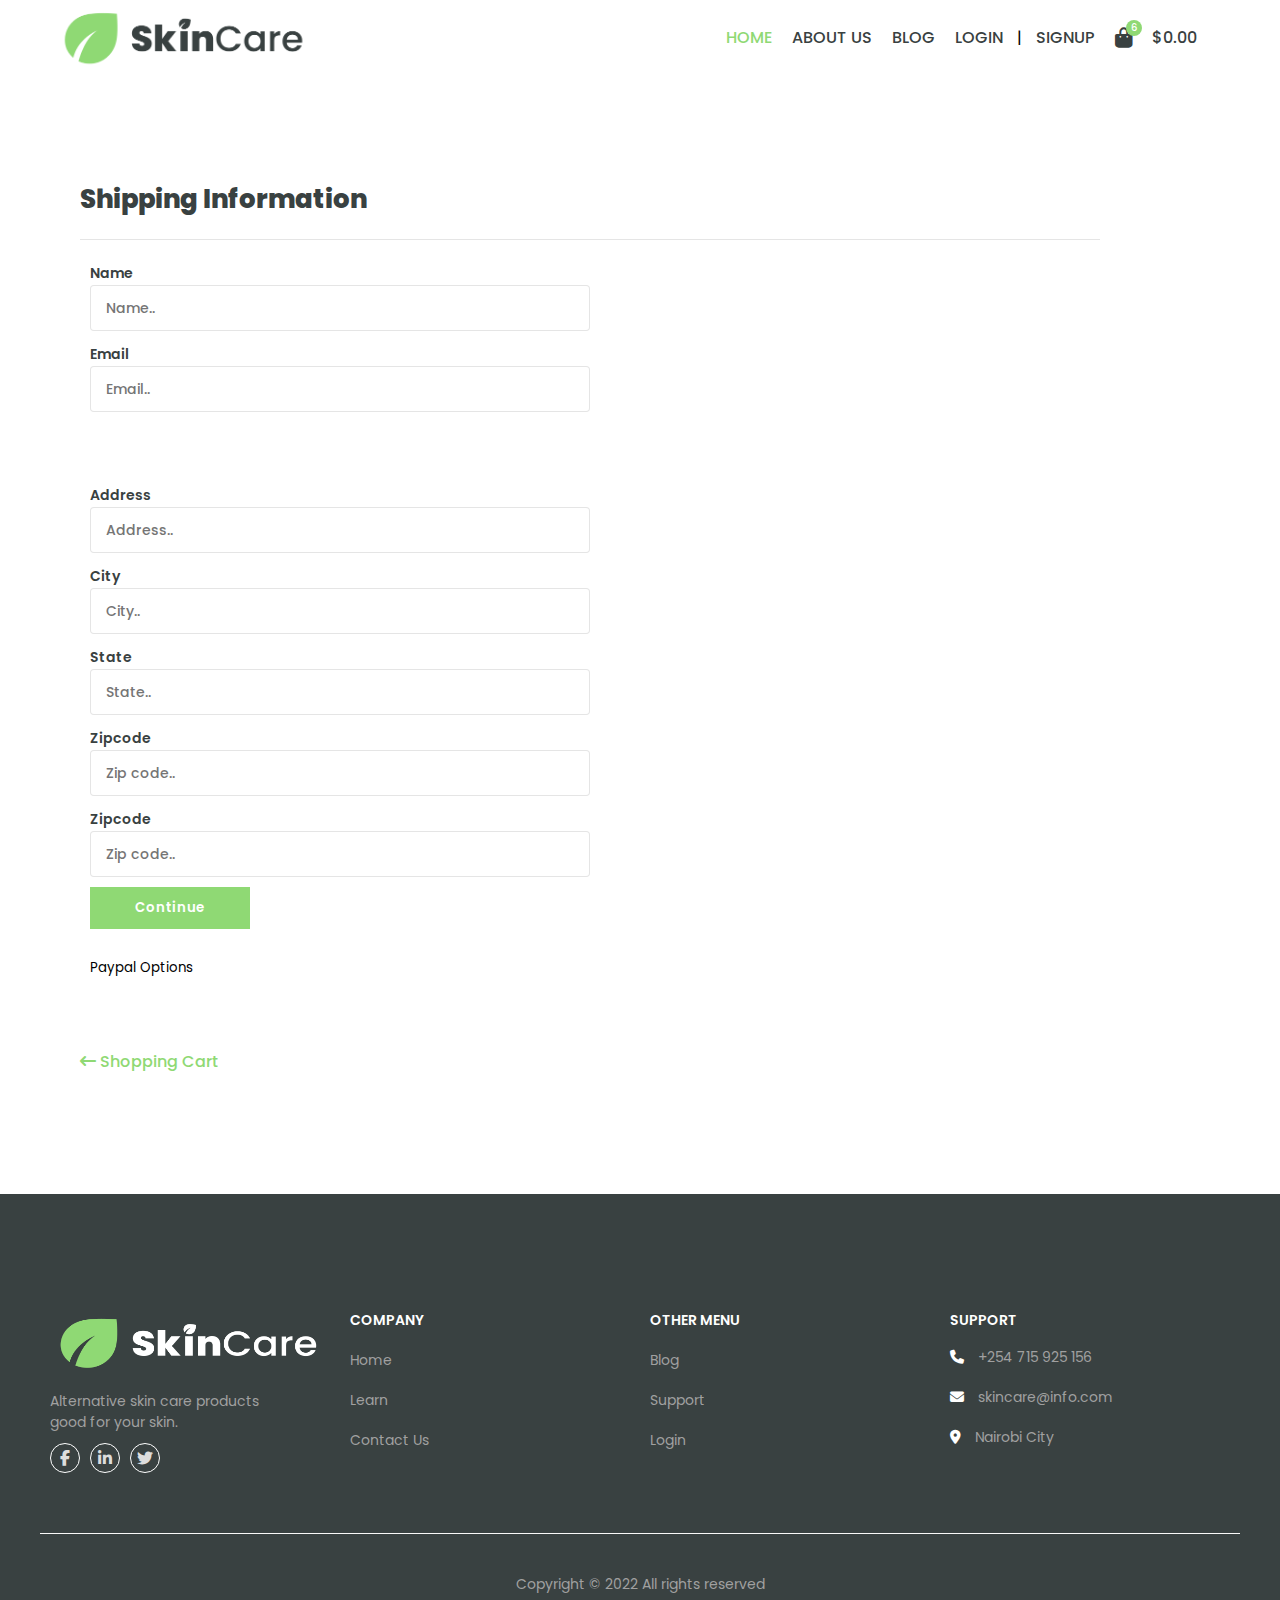
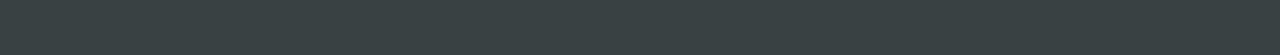
<file: SkinCare Done/shipping.html>
<!DOCTYPE html>
<html lang="en">
<head>
    <meta charset="UTF-8">
    <meta http-equiv="X-UA-Compatible" content="IE=edge">
    <meta name="viewport" content="width=device-width, initial-scale=1.0">

    <!-- == META OG Social Media Ads == -->
    <meta property="og:title" content="SkinCare" />
    <meta property="og:url" content="https://skincare-is-project.web.app" />
    <meta property="og:image" content="https://skincare-is-project.web.app/css/img/facebook.png" />
    <meta property="og:type" content="website" />
    <meta property="og:description" content="Onestop Shop for Your Skin Care products." />

    <meta name="twitter:card" content="summary_large_image">
    <meta name="twitter:site" content="@chebon_kibet">
    <meta name="twitter:title" content="SkinCare">
    <meta name="twitter:description" content="Onestop Shop for Your Skin Care products.">
    <meta name="twitter:image" content="https://skincare-is-project.web.app/css/img/twitter.png">
    <meta name="twitter:player" content="https://skincare-is-project.web.app">
    <meta name="twitter:player:width" content="280">
    <meta name="twitter:player:height" content="150">

    <meta name="msapplication-TileColor" content="#ffffff">
    <meta name="msapplication-TileImage" content="favicon/mstile-144x144.png">
    <meta name="msapplication-config" content="favicon/browserconfig.xml">
    <meta name="theme-color" content="#ffffff">

    <title>SkinCare</title>

    <!-- == Favicon == -->
    <link rel="apple-touch-icon" sizes="180x180" href="favicon/apple-touch-icon.png">
    <link rel="icon" type="image/png" sizes="32x32" href="favicon/favicon-32x32.png">
    <link rel="icon" type="image/png" sizes="16x16" href="favicon/favicon-16x16.png">
    <link rel="manifest" href="favicon/site.webmanifest">
    <link rel="mask-icon" href="favicon/safari-pinned-tab.svg" color="#5bbad5">
    <link rel="shortcut icon" href="favicon/favicon.ico">

    <!-- == Style Sheet == -->
    <link rel="stylesheet" href="css/style.css">

    <!-- == Fonts == -->
    <link rel="preconnect" href="https://fonts.googleapis.com">
    <link rel="preconnect" href="https://fonts.gstatic.com" crossorigin>
    <link href="https://fonts.googleapis.com/css2?family=Poppins:wght@300;400;500;600;800&display=swap" rel="stylesheet">

    <!-- == Icons == -->
    <link rel="stylesheet" href="https://cdnjs.cloudflare.com/ajax/libs/font-awesome/6.2.0/css/all.min.css" crossorigin="anonymous" />
    <script src="https://code.jquery.com/jquery-3.4.1.min.js"></script>

</head>
<body>
    <!-- == HEADER == -->
        <header class="header-scroll header">
            <nav id="nav-bar">
                <div class="nav-container container">
                    <!-- == Logo == -->
                        <div class="logo">
                            <a href="index.html"><img src="css/img/Skin care logo.png" alt="Skincare Logo"></a>
                        </div>
                        <div class="links" id="links">
                            <div class="cancel">
                                <span class="cancel-btn"><i class="fas fa-times"></i></span>
                            </div>
                            <a class="active-link" href="index.html">HOME</a>
                            <a href="about.html">ABOUT US</a>
                            <a href="blog.html">BLOG</a>
                            <!-- == Product Listing == -->
                                <div class="nav-prod-listing">
                                    <!-- == Acc Access == -->
                                    <div class="account-access">
                                        <a href="login.html">LOGIN</a>
                                        <span>|</span>
                                        <a href="login.html">SIGNUP</a>
                                    </div>
                                    <div class="cart nav-listings">
                                        <span class="cart-listings listing"><i class="fas fa-solid fa-shopping-bag"></i><span class="count">6</span></span>
                                    </div>
                                    <div class="price nav-listings">
                                        <p class="price-total">$0.00</p>
                                    </div>
                                </div>
                        </div>
                    <div class="menu-bar">
                        <span class="menu-btn"><i class="fas fa-bars"></i></span>
                    </div>
                </div>
            </nav>
        </header>
    <!-- == || HEADER == -->

    <!-- == MAIN == -->
        <main>
            <section class="shipping-pg">
                <div class="shipping-container container">
                    <div class="shipping-pg-listing">
                        <div class="shipping-listing-headline">
                            <h1>Shipping Information</h1>
                        </div>
                        <div class="row" style="margin: 0px 0px 20px 0px; box-sizing: border-box; padding: 10px 10px;">
                            <div class="col-lg-6">
                                <div class="box-element" id="form-wrapper">
                                    <form action="." id="form"> 
                                        <div id="user-info">
                                            <div class="form-field">
                                                <label for="name">Name</label><br>
                                                <input required class="form-control" type="text" name="name" placeholder="Name..">
                                            </div>
                                            <div class="form-field">
                                                <label for="email">Email</label><br>
                                                <input required class="form-control" type="email" name="email" placeholder="Email..">
                                            </div>
                                            <br><br>
                                        </div>
                                        <div id="shipping-info">
                                            <div class="form-field">
                                                <label for="">Address</label><br>
                                                <input class="form-control" type="text" name="address" placeholder="Address..">
                                            </div>
                                            <div class="form-field">
                                                <label for="">City</label><br>
                                                <input class="form-control" type="text" name="city" placeholder="City..">
                                            </div>
                                            <div class="form-field">
                                                <label for="">State</label><br>
                                                <input class="form-control" type="text" name="state" placeholder="State..">
                                            </div>
                                            <div class="form-field">
                                                <label for="">Zipcode</label><br>
                                                <input class="form-control" type="text" name="zipcode" placeholder="Zip code..">
                                            </div>
                                            <div class="form-field">
                                                <label for="">Zipcode</label><br>
                                                <input class="form-control" type="text" name="country" placeholder="Zip code..">
                                            </div>
                                        </div>
                                        <input id="form-button" class="btn btn-success" type="submit" value="Continue">
                                    </form>
                                </div>
                                <br>
                                <div class="box-element hidden" id="payment-info" >
                                    <small>Paypal Options</small>
                                    <div id="paypal-button-container"></div>
                                </div>
                            </div>
                        </div>
                        <div class="continue-shopping">
                            <a href="cart.html"><i class="fa-solid fa-arrow-left-long"></i> Shopping Cart</a>
                        </div>
                    </div>
                </div>
            </section>
        </main>
    <!-- == || MAIN == -->

    <!-- == FOOTER == -->
        <footer>
            <div class="footer-container container">
                <div class="footer-col col-1">
                    <a class="footer-logo" href="#"><img src="css/img/Skin care footer logo.png" alt="Skin Care logo" width="280px">
                        </a>
                    <p class="col-1-p">Alternative skin care products<br> good for your skin.</p>
                    <div class="footer-social-icons">
                        <a href="#"><i class="fab fa-brands fa-facebook-f"></i></a>
                        <a href="#"><i class="fab fa-brands fa-linkedin-in"></i></a>
                        <a href="#"><i class="fab fa-brands fa-twitter"></i></a>
                    </div>
                </div>
                <div class="footer-col col-2">
                    <h4>COMPANY</h4>
                    <ul>
                        <li><a href="#">Home</a></li>
                        <li><a href="#">Learn</a></li>
                        <li><a href="#">Contact Us</a></li>
                    </ul>
                </div>
                <div class="footer-col col-3">
                    <h4>OTHER MENU</h4>
                    <ul>
                        <li><a href="#">Blog</a></li>
                        <li><a href="#">Support</a></li>
                        <li><a href="#">Login</a></li>
                    </ul>
                </div>
                <div class="footer-col footer-col-4">
                    <h4>SUPPORT</h4>
                    <ul>
                        <li><i class="fas fa-solid fa-phone"></i> +254 715 925 156</li>
                        <li><i class="fas fa-solid fa-envelope"></i> skincare@info.com</li>
                        <li><i class="fas fa-solid fa-map-marker-alt"></i> Nairobi City</li>
                    </ul>
                </div>
            </div>
            <div class="footer-copyright container">
                <p>Copyright &copy; 2022 All rights reserved</p>
            </div>
        </footer>
    <!-- == || FOOTER == -->
    <!-- == Cursor == -->
    <!-- <div class="cursor"><i class="fa-solid fa-location-arrow"></i></div> -->

    <!-- == To TOP == -->
        <a class="to-top" onclick="topFunction()" href="#header-top"><i class="fas fa-solid fa-chevron-up"></i></a>
    <!-- == To TOP == -->

    <!-- == Script == -->
    <script src="js/script.js"></script>

</body>
</html>
</file>
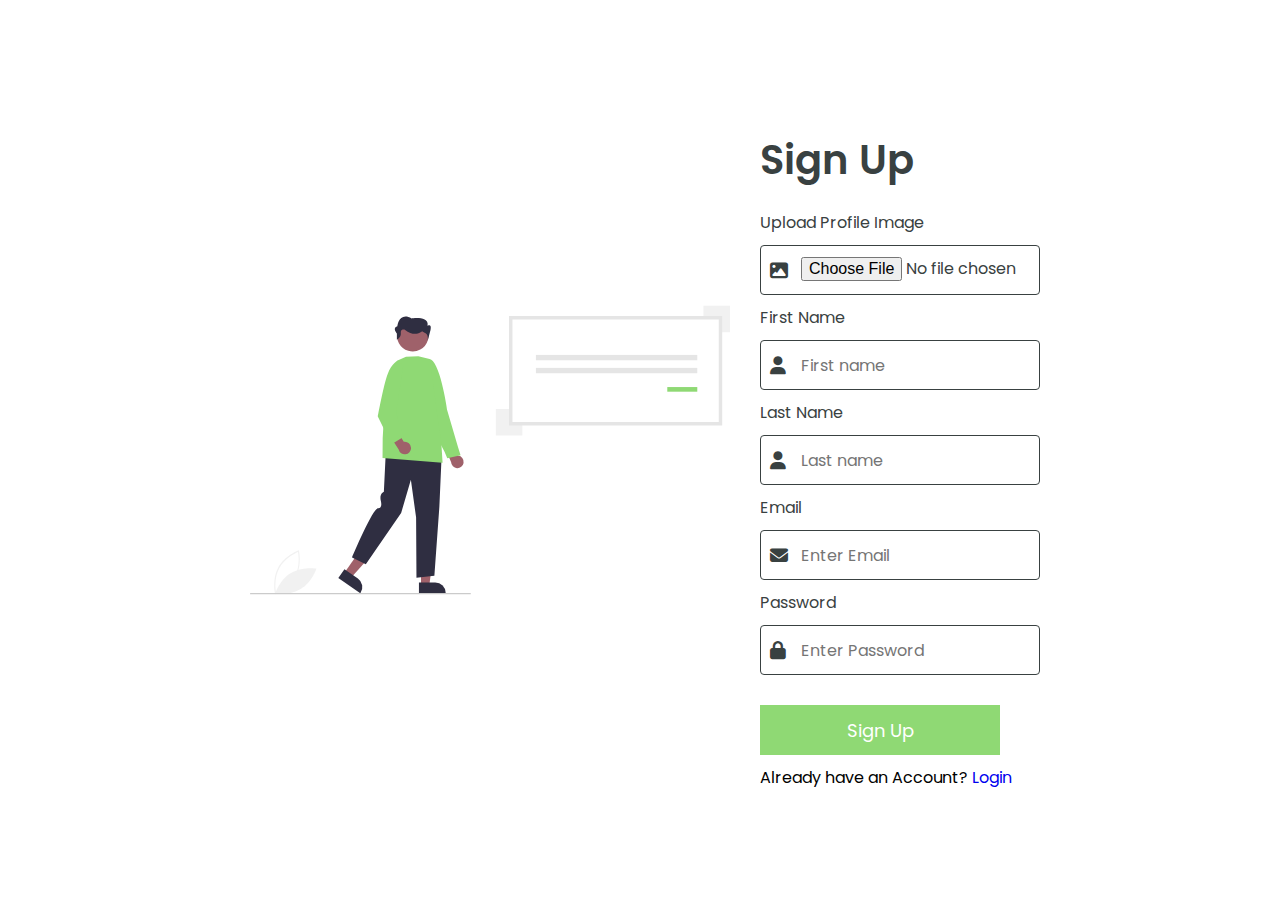
<file: SkinCare Done/sign up.html>
<!DOCTYPE html>
<html lang="en">
<head>
    <meta charset="UTF-8">
    <meta http-equiv="X-UA-Compatible" content="IE=edge">
    <meta name="viewport" content="width=device-width, initial-scale=1.0">

    <!-- == META OG Social Media Ads == -->
    <meta property="og:title" content="SkinCare" />
    <meta property="og:url" content="https://skincare-is-project.web.app" />
    <meta property="og:image" content="https://skincare-is-project.web.app/css/img/facebook.png" />
    <meta property="og:type" content="website" />
    <meta property="og:description" content="Onestop Shop for Your Skin Care products." />

    <meta name="twitter:card" content="summary_large_image">
    <meta name="twitter:site" content="@chebon_kibet">
    <meta name="twitter:title" content="SkinCare">
    <meta name="twitter:description" content="Onestop Shop for Your Skin Care products.">
    <meta name="twitter:image" content="https://skincare-is-project.web.app/css/img/twitter.png">
    <meta name="twitter:player" content="https://skincare-is-project.web.app">
    <meta name="twitter:player:width" content="280">
    <meta name="twitter:player:height" content="150">

    <meta name="msapplication-TileColor" content="#ffffff">
    <meta name="msapplication-TileImage" content="favicon/mstile-144x144.png">
    <meta name="msapplication-config" content="favicon/browserconfig.xml">
    <meta name="theme-color" content="#ffffff">

    <title>SkinCare</title>

    <!-- == Favicon == -->
    <link rel="apple-touch-icon" sizes="180x180" href="favicon/apple-touch-icon.png">
    <link rel="icon" type="image/png" sizes="32x32" href="favicon/favicon-32x32.png">
    <link rel="icon" type="image/png" sizes="16x16" href="favicon/favicon-16x16.png">
    <link rel="manifest" href="favicon/site.webmanifest">
    <link rel="mask-icon" href="favicon/safari-pinned-tab.svg" color="#5bbad5">
    <link rel="shortcut icon" href="favicon/favicon.ico">

    <!-- == Style Sheet == -->
    <link rel="stylesheet" href="css/style.css">

    <!-- == Fonts == -->
    <link rel="preconnect" href="https://fonts.googleapis.com">
    <link rel="preconnect" href="https://fonts.gstatic.com" crossorigin>
    <link href="https://fonts.googleapis.com/css2?family=Poppins:wght@300;400;500;600;800&display=swap" rel="stylesheet">

    <!-- == Icons == -->
    <link rel="stylesheet" href="https://cdnjs.cloudflare.com/ajax/libs/font-awesome/6.2.0/css/all.min.css" crossorigin="anonymous" />

</head>
<body>
    <!-- == MAIN == -->
        <main>
            <div class="form-container">
                <div class="undraw-svg">
                    <svg xmlns="http://www.w3.org/2000/svg" data-name="Layer 1" width="832.20604" height="500.35625" viewBox="0 0 832.20604 500.35625" xmlns:xlink="http://www.w3.org/1999/xlink"><path d="M227.31663,699.06c-.05567-.24512-5.44-24.79785,5.55615-45.19043,10.99609-20.39166,34.46826-29.38477,34.7041-29.47363l1.07275-.40235.25342,1.11817c.05566.24511,5.43994,24.79785-5.55615,45.19043-10.99561,20.39166-34.46826,29.38476-34.7041,29.47363l-1.07325.40234Zm39.86181-72.33783c-4.70166,2.02246-23.25781,10.874-32.54492,28.09668-9.28809,17.22461-6.48584,37.59375-5.59229,42.63086,4.69971-2.01758,23.24854-10.85547,32.54493-28.09668C270.87375,652.1293,268.07248,631.76211,267.17844,626.72213Z" transform="translate(-183.89698 -199.82188)" fill="#f1f1f1"/><path d="M254.94373,663.14907c-19.76056,11.88861-27.371,35.50269-27.371,35.50269s24.42779,4.3388,44.18835-7.54981,27.371-35.50268,27.371-35.50268S274.70429,651.26046,254.94373,663.14907Z" transform="translate(-183.89698 -199.82188)" fill="#f1f1f1"/><path d="M554.19262,472.56441a10.83726,10.83726,0,0,0-10.47951-12.89681l-9.15082-23.01244-15.3409,2.15012,13.37918,32.31652a10.896,10.896,0,0,0,21.59205,1.44261Z" transform="translate(-183.89698 -199.82188)" fill="#9f616a"/><path d="M525.92964,464.47855l-4.75346-11.3351-29.62149-56.38484,1.61062-104.33228.30923-.041c18.954-2.50423,31.77818,84.82857,32.315,88.54784l18.71553,64.00809,4.45518,14.10849Z" transform="translate(-183.89698 -199.82188)" fill="#8fd974"/><polygon points="296.518 484.658 310.92 484.657 317.771 429.106 296.515 429.107 296.518 484.658" fill="#9f616a"/><path d="M476.741,679.77772l28.363-.00114h.00115a18.07611,18.07611,0,0,1,18.07514,18.07485v.58737l-46.43846.00172Z" transform="translate(-183.89698 -199.82188)" fill="#2f2e41"/><polygon points="164.095 462.715 175.912 470.949 213.294 429.291 195.854 417.138 164.095 462.715" fill="#9f616a"/><path d="M347.66667,656.57887l23.27053,16.21554.00094.00065a18.07611,18.07611,0,0,1,4.49515,25.16356l-.33583.4819L336.997,671.89089Z" transform="translate(-183.89698 -199.82188)" fill="#2f2e41"/><path d="M472.49955,671.42229l-.62235-104.21007L462.81533,501.686,445.9204,559.31028l-.03285.04733-61.225,88.88515-23.82325-12.07048.13051-.31012c1.45591-3.46284,35.76216-84.7936,44.98333-84.7936a4.97985,4.97985,0,0,0,4.24236-1.86422c2.70645-3.614.50244-11.28284.47983-11.35983-2.63969-10.94588,3.99742-14.67362,5.3193-15.296l3.55555-73.397.36857.02543,96.38955,6.76108-4.04386,91.76589-8.69878,120.23153-.29881.03391Z" transform="translate(-183.89698 -199.82188)" fill="#2f2e41"/><path d="M517.781,472.20177l-.41678-.03391L413.69966,463.8117l.25589-34.29989,5.07382-89.55836.02878-.06216,20.66277-44.85865,14.6473-6.63252,21.37023-1.12461.0521.01307,19.50283,4.83187,20.288,145.63873Z" transform="translate(-183.89698 -199.82188)" fill="#8fd974"/><circle cx="465.99537" cy="251.83011" r="27.29373" transform="translate(-247.58414 54.55847) rotate(-28.66324)" fill="#9f616a"/><path d="M438.54633,258.68144v-10.6343s-8.576-10.10035.85759-12.64464c0,0,2.57278-25.44285,24.87023-13.56952,0,0,30.87339-5.08857,27.443,12.72143,0,0,7.71835-4.64962,5.14556,7.22372L491.88689,260.904s2.40306-12.634-5.31529-14.33024l-4.288-2.54429s-12.00632,11.87334-30.0158-2.54428c0,0-7.71834-1.84217-6.86075,5.79069S438.54633,258.68144,438.54633,258.68144Z" transform="translate(-183.89698 -199.82188)" fill="#2f2e41"/><path d="M463.15358,446.58748a10.83729,10.83729,0,0,0-12.62376-10.80688l-13.13193-20.99672-14.706,4.86818,18.96129,29.391a10.896,10.896,0,0,0,21.50042-2.45556Z" transform="translate(-183.89698 -199.82188)" fill="#9f616a"/><path d="M429.23633,439.96884l-23.75756-48.2346.021-.11726c.09572-.53405,9.659-53.63372,16.97316-73.15156,7.36048-19.64146,17.43552-23.585,17.86078-23.74325l.21263-.07912,9.03379,8.66522-12.51394,83.527,13.489,40.28392Z" transform="translate(-183.89698 -199.82188)" fill="#8fd974"/><rect x="786.20604" width="46" height="46" fill="#f1f1f1"/><rect x="426.20604" y="179" width="46" height="46" fill="#f1f1f1"/><path d="M635.92184,404.66451H999.59653V220.55582H635.92184Z" transform="translate(-183.89698 -199.82188)" fill="#fff"/><path d="M1002.59656,407.66458H632.92176V217.5557h369.6748Zm-363.6748-6h357.6748V223.5557H638.92176Z" transform="translate(-183.89698 -199.82188)" fill="#e5e5e5"/><rect x="495.67778" y="85.31585" width="279.80647" height="9.27916" fill="#e5e5e5"/><rect x="495.67778" y="107.81893" width="279.80647" height="9.27916" fill="#e5e5e5"/><rect x="723.48425" y="141.04542" width="52" height="8.05267" fill="#8fd974"/><path d="M565.897,700.13773h-381a1,1,0,1,1,0-2h381a1,1,0,0,1,0,2Z" transform="translate(-183.89698 -199.82188)" fill="#cbcbcb"/></svg>
                </div>
                <div class="form">
                    <form>
                        <div class="title">
                            <h1>Sign Up</h1>
                        </div>
                        <div class="form-group">
                            <i class="fa-solid fa-image"></i>
                            <label for="formFile" class="form-label">Upload Profile Image</label> <br>
                            <input style="padding: 10px 0px 10px 40px;" class="form-control" type="file" id="formFile" required autocomplete="off">
                        </div>
                        <div class="col form-group">
                            <i class="fa-solid fa-user"></i>
                            <label for="inputEmail4" class="form-label">First Name</label> <br>
                            <input type="text" class="form-control" placeholder="First name" aria-label="Enter First name" required autocomplete="off">
                        </div>
                        <div class="col form-group">
                            <i class="fa-solid fa-user"></i>
                            <label for="inputEmail4" class="form-label">Last Name</label> <br>
                            <input type="text" class="form-control" placeholder="Last name" aria-label="Enter Last name" required autocomplete="off">
                        </div>
                        <div class="form-group">
                          <i class="fa-solid fa-envelope"></i>
                          <label for="inputEmail4" class="form-label">Email</label> <br>
                          <input type="email" class="form-control" id="inputEmail4" placeholder="Enter Email" required autocomplete="off">
                        </div>
                        <div class="form-group">
                          <label for="inputPassword4" class="form-label">Password</label> <br>
                          <input type="password" class="form-control" id="psw" name="psw" placeholder="Enter Password" pattern="(?=.*\d)(?=.*[a-z])(?=.*[A-Z]).{8,}" title="Must contain at least one number and one uppercase and lowercase letter, and at least 8 or more characters" required>
                          <i class="fa-solid fa-lock"></i>
                        </div>
                        <div class="col-12">
                          <button type="submit" class="btn btn-primary">Sign Up</button>
                        </div>
                       <p>Already have an Account? <a href="login.html">Login</a></p>
                    </form>
                </div>

            </div>
        </main>
    <!-- == || MAIN == -->
    <!-- == Cursor == -->
    <!-- <div class="cursor"><i class="fa-solid fa-location-arrow"></i></div> -->

    <!-- == To TOP == -->
        <a class="to-top reveal" onclick="topFunction()" href="#header-top"><i class="fas fa-solid fa-chevron-up"></i></a>
    <!-- == To TOP == -->

    <!-- == Script == -->
    <script src="js/script.js"></script>
</body>
</html>
</file>
<file: SkinCare Done/css/style.css>
*{
    margin: 0;
    padding: 0;
    box-sizing: border-box;
    font-family: 'Poppins', sans-serif;
    text-decoration: none;
    list-style: none;
}
:root{
    --active: #8fd974;
    --white: #ffffff;
    --white-tint: #f9f9f9;
    --camoflouge: #a0a0a0;
    --text: #394141;
}
html {
    scroll-behavior: smooth;
  }  
/* == SCROLL BAR == */
/* width */
::-webkit-scrollbar {
    width: 10px;
}

/* Track */
::-webkit-scrollbar-track {
    background-color: var(--text);
}

/* Handle */
::-webkit-scrollbar-thumb {
    background: var(--active);
}
/* Animation CSS */
@keyframes bottomReveal {
    from{
        transform: translateY(50px);
        opacity: 0;
    }
    to{
        transform: translateY(0);
        opacity: 1;
    }
}
.reveal-fixed{
    position: relative;
    transition: 2s all ease;
    animation: bottomReveal 2000ms forwards;
}
.reveal{
    position: relative;
    transform: translateY(50px);
    opacity: 0;
    transition: 2s all ease;
}
.reveal.showreveal{
    transform: translateY(0);
    opacity: 1;
}
/* .cursor{
    height: 40px;
    width: 40px;
    border-radius: 50%;
    position: absolute;
    transform: translate3d(-50%, -50%, 0);
    top: 1;
    left: 0;
    pointer-events: none;
    z-index: 10;
    display: flex;
    align-items: center;
    justify-content: center;
}
.cursor i{
    font-size: 30px;
    color: var(--text);
    transform: rotate(-90deg);
} */
/* == || SCROLL BAR == */
body{
    margin: 0;
    height: 100% !important;
    width: 100% !important;
    background-color: #ffffff;
    position: absolute;
}
.container{
    margin: auto;
    width: 100%;
}

.to-top{
    height: 50px;
    width: 50px;
    box-shadow: -4px 2px 12px #00000033,
    -2px 2px 16px #00000033,
    2px 2px 22px #00000033,
    4px 2px 32px #00000033,
    6px 2px 42px #00000033,
    20px 2px 52px #00000033;
    border-radius: 50%;
    display: flex;
    align-items: center;
    justify-content: center;
    position: fixed;
    bottom: 40px;
    right: 40px;
    font-size: 20px;
    background-color: #ffffff;
    z-index: 10;
    text-decoration: none;
    visibility: hidden;
    -moz-animation: bounce 2000ms infinite linear;
    -o-animation: bounce 2000ms infinite linear;
    -webkit-animation: bounce 2000ms infinite linear;
    animation: bounce 2000ms infinite linear;
}

.to-top:hover{
    animation: none;
    transition: all ease 2000ms;
}
.to-top i{
    color: var(--active);
    pointer-events: none;
}
.to-top.show{
    visibility: visible;
}

.button:hover {
    transition-duration: 0.1s;
    background-color: #3A3A3A;
  }
  
  .to-top:after {
    content: "";
    display: block;
    position: absolute;
    border-radius: 4em;
    width: 100%;
    height: 100%;
    opacity: 0;
    transition: all 0.5s;
    box-shadow: 0 0 10px 40px var(--active);
  }
  
  .to-top:active:after {
    box-shadow: 0 0 0 0 var(--active);
    position: absolute;
    border-radius: 4em;
    opacity: 1;
    transition: 0s;
  }
  
  .to-top:active {
    bottom: 40px;
  }
  

@-webkit-keyframes bounce {
    0% { bottom: 40px; }
    50% { bottom: 30px; }
    70% { bottom: 35px; }
    100% { bottom: 40px; }
}
@-moz-keyframes bounce {
    0% { bottom: 40px; }
    50% { bottom: 30px; }
    70% { bottom: 35px; }
    100% { bottom: 40px; }
}
@-o-keyframes bounce {
    0% { bottom: 40px; }
    50% { bottom: 30px; }
    70% { bottom: 35px; }
    100% { bottom: 40px; }
}
@-ms-keyframes bounce {
    0% { bottom: 40px; }
    50% { bottom: 30px; }
    70% { bottom: 35px; }
    100% { bottom: 40px; }
}
@keyframes bounce {
    0% { bottom: 40px; }
    50% { bottom: 30px; }
    70% { bottom: 35px; }
    100% { bottom: 40px; }
}
/* == Navigation == */
header{
    height: fit-content;
    width: 100%;
    padding: 10px 0px;
    z-index: 5;
    position: fixed;
    top: 0;
}
.header-scroll.sticky{
    box-shadow: 6px 6px 24px #00000033;
    transition: all ease 0.4s;
}
.header-scroll.sticky a{
    color: var(--text);
}
.header-scroll.sticky .active-link{
    color: var(--active);
}
.header-scroll.sticky .menu-btn{
    color: var(--text);
}
.header-scroll {
    background-color: #ffffff;
}
.header .active-link{
    color: var(--active);
}
.header a:hover{
    color: var(--active);
}
.header .menu-btn{
    color: var(--text);
}
.header .menu-btn i{
    color: var(--text);
}
nav{
    height: 55px;
    width: 100%;
}
.nav-container{
    height: 55px;
    margin: auto;
    display: flex;
    align-items: center;
    justify-content: space-between;
    padding: 0px 15px;
}
.links{
    height: 55px;
    width: fit-content;
    display: flex;
    align-items: center;
    justify-content: center;
}
.links a{
    font-size: 16px;
    font-weight: 500;
    color: var(--text);
    padding: 10px 10px;
}
.header .links a{
    font-size: 16px;
    font-weight: 500;
    color: var(--text);
    padding: 10px 10px;
}
.links .active-link{
    color: var(--active);
}
.header .links .active-link{
    color: var(--active);
}
.links a:hover{
    color: var(--active);
}
@keyframes navAnimateBottom {
    from{
        transform: translateY(5px);
        opacity: 0;
    }
    to{
        opacity: 1;
    }
}
.menu-bar{
    padding: 5px;
}
.menu-btn{
    font-size: 28px;
    color: var(--text);
    padding: 10px 20px;
}
.nav-prod-listing{
    height: fit-content;
    width: fit-content;
    display: flex;
    align-items: center;
    justify-content: space-between;
}
.nav-listings{
    padding: 0px 8px;
}
.nav-listings i{
    font-size: 20px;
    color: var(--text);
}
.nav-listings .listing{
    height: 24px;
    width: 24px;
    display: flex;
    align-items: center;
    justify-content: center;
    position: relative;
}
.nav-listings .count{
    height: 16px;
    width: 16px;
    padding: 1px;
    border-radius: 50%;
    font-size: 10px;
    font-weight: 500;
    color: var(--white);
    display: flex;
    align-items: center;
    justify-content: center;
    background-color: var(--active);
    position: absolute;
    top: -6px;
    right: -6px;
}
.nav-listings .price-total{
    font-size: 16px;
    font-weight: 500;
    color: var(--text);
}
/* == || Navigation == */

main{
    height: fit-content;
    width: 100%;
    background-color: var(--white);
}
.banner{
    min-height: 650px;
    width: 100%;
    background-color: var(--white);
    padding: 140px 0px 0px;
}
.banner-container{
    display: flex;
    align-items: center;
    justify-content: space-between;
    flex-wrap: wrap;
}
.banner-text{
    min-height: 350px;
    margin: 20px 20px;
}
.banner-text h1{
    font-size: 40px;
    font-family: 'Poppins', sans-serif;
    font-weight: 700;
    color: #323c48;
    margin: 0px 0px 12px;
}
.banner-text mark{
    padding: 5px 10px;
    color: var(--white);
    background-color: var(--active);
}
.banner-text p{
    font-size: 20px;
    font-family: 'Poppins', sans-serif;
    font-weight: 400;
    color: var(--text);
    margin: 0px 0px 30px;
}
.banner-text button{
    height: 50px;
    width: 200px;
    font-size: 16px;
    font-family: 'Poppins', sans-serif;
    font-weight: 500;
    color: #ffffff;
    padding: 10px 10px;
    background-color: var(--text);
    border: 0;
    outline: none;
    border-radius: 4px;
    position: relative;
    overflow: hidden;
    cursor: pointer;
}
.banner-text button:hover{
    transition: all ease 100ms;
    box-shadow: 2px 2px 12px #00000033;
    cursor: pointer;
}
.banner-text button:after {
    content: "";
    background: var(--active);
    display: block;
    position: absolute;
    padding-top: 300%;
    padding-left: 350%;
    margin-left: -20px!important;
    margin-top: -120%;
    opacity: 0;
    transition: all 0.8s
  }
  
  .banner-text button:active:after {
    padding: 0;
    margin: 0;
    opacity: 1;
    transition: 0s
  }
.banner-img{
    height: 350px;
    max-width: 650px;
    flex-grow: 1;
    border-radius: 10px;
    background-color: var(--active);
    position: relative;
    display: flex;
    align-items: center;
    justify-content: center;
    margin: 20px 20px;
}
.banner-img img{
    width: 720px;
}
.benefits{
    padding: 60px 0px;
    background-color: var(--white);
}
.benefit{
    display: flex;
    align-items: center;
    justify-content: center;
    flex-wrap: wrap;
    background-color: var(--text);
    border-radius: 40px;
    padding: 20px;
    margin: auto;
}
.benefit-title{
    width: 50%;
    min-width: 280px;
}
.benefit-title p{
    font-size: 40px;
    font-weight: 600;
    color: #ffffff;
}
.benefit-hold{
    display: flex;
    align-items: center;
    justify-content: space-between;
    flex-wrap: wrap;
}
.benefit-response{
    width: 80%;
}
.benefit-response p{
    font-size: 18px;
    font-weight: 300;
    color: #ffffff;
}
.benefit-click{
    width: 20%;
    min-width: fit-content;
    display: flex;
    align-items: center;
    justify-content: center;
}
.benefit-click button{
    height: 60px;
    width: 60px;
    border: 0;
    outline: none;
    border-radius: 30px;
    background-color: var(--active);
    color: var(--white);
    font-size: 20px;
    margin: 12px 0px;
    display: flex;
    align-items: center;
    justify-content: center;
}
.benefit-click button:hover i{
    transition: 2000ms;
    transform: translateX(2px);
}
.benefit-click button:after {
    content: "";
    display: block;
    position: absolute;
    border-radius: 30px;
    width: 60px;
    height: 60px;
    opacity: 0;
    transition: all 0.5s;
    box-shadow: 0 0 10px 40px var(--active);
}
  
.benefit-click button:active:after {
    box-shadow: 0 0 0 0 var(--active);
    position: absolute;
    border-radius: 30px;
    opacity: 1;
    transition: 0s;
  }
.products{
    padding: 60px 0px;
    background-color: var(--white);
}
.products-headline{
    text-align: center;
}
.products-headline span{
    font-size: 14px;
    font-family: 'Poppins', sans-serif;
    font-weight: 400;
    color: #323c48;
    text-transform: uppercase;
    text-align: center;
}
.products-headline h1{
    max-width: 700;
    margin: 0px auto 20px;
    font-size: 48px;
    font-family: 'Poppins', sans-serif;
    font-weight: 800;
    color: #323c48;
    text-align: center;
}
.products-container{
    padding: 40px 0px;
    display: flex;
    justify-content: center;
    flex-wrap: wrap;
    flex-direction: row;
    max-width: 900px;
    margin: auto;
}
.product{
    height: fit-content;
    width: 280px;
    margin: 20px 10px;
    cursor: pointer;
}
.product:hover{
    cursor: pointer;
}
.product:hover .product-image img{
    transform: scale(1.05);
    transition: 800ms;
}
.product-image{
    height: 340px;
    width: 100%;
    display: flex;
    align-items: center;
    justify-content: center;
}
.product-image img{
    height: 340px;
}
.product-info{
    padding: 20px 0px;
    text-align: center;
}
.product-title{
    font-size: 20px;
    font-weight: 800;
    color: #323c48;
}
.product-description{
    font-size: 15px;
    font-weight: 400;
    color: #323c48;
}
.product-pricing{
    padding: 10px 0px;
    display: flex;
    align-items: center;
    justify-content: center;
}
.product-pricing a{
    font-size: 14px;
    font-weight: 800;
    color: var(--active);
    padding: 4px;
    text-decoration: none;
}
.product-pricing a:hover{
    color: var(--active);
    transition: all ease 400ms;
}
.product-pricing span{
    font-size: 14px;
    font-weight: 800;
    color: #323c48;
}
.testimonials{
    padding: 60px 0px;
    background-color: var(--white);
}
.testimonials-headline{
    text-align: center;
}
.testimonials-headline span{
    font-size: 14px;
    font-family: 'Poppins', sans-serif;
    font-weight: 400;
    color: #323c48;
    text-transform: uppercase;
    text-align: center;
}
.testimonials-headline h1{
    max-width: 700;
    margin: 0px auto 20px;
    font-size: 48px;
    font-family: 'Poppins', sans-serif;
    font-weight: 800;
    color: #323c48;
    text-align: center;
}
.testimonial-container{
    padding: 40px 0px;
    position: relative;
}
.testimonial{
    min-height: 400px;
}
.testimony{
    height: 100%;
    display: flex;
    justify-content: center;
    align-items: center;
    padding: 0px 40px;
    flex-wrap: wrap;
}
.testimony-text{
    max-width: 500px;
    min-width: 280px;
    flex-grow: 1;
    padding: 10px 20px;
    margin: 0px 40px 0px 0px;
}
.testimony-text .quote{
    margin: 0px 0px 12px;
}
.testimony-text .quote i{
    font-size: 50px;
    color: #dddddd;
}
.testimony-text p:nth-child(2){
    font-size: 20px;
    font-family: 'Poppins', sans-serif;
    font-weight: 500;
    color: #323c48;
    text-align: left;
    margin: 16px 0px 30px;
    line-height: 40px;
    letter-spacing:  1px;
}
.testimony-text p:nth-child(3){
    font-size: 14px;
    font-family: 'Poppins', sans-serif;
    font-weight: 500;
    color: #323c48;
    text-align: left;
    margin: 10px 0px 0px;
}
.testimony-text p:nth-child(3) span{
    color: #52667C;
}
.testimony-select{
    height: fit-content;
    width: fit-content;
    position: absolute;
    display: flex;
    align-items: center;
    justify-content: space-evenly;
}
.testimony-select .span{
    height: 50px;
    width: 50px;
    border-radius: 25px;
    border: 1px solid #52667C;
    margin: 0px 10px 0px 0px;
    display: flex;
    align-items: center;
    justify-content: center;
}
.testimony-select .span:after {
    content: "";
    display: block;
    position: absolute;
    width: 50px;
    height: 50px;
    border-radius: 25px;
    opacity: 0;
    transition: all 0.5s;
    box-shadow: 0 0 10px 40px var(--active);
  }
  
  .testimony-select .span:active:after {
    box-shadow: 0 0 0 0 var(--active);
    position: absolute;
    border-radius: 25px;
    opacity: 1;
    transition: 0s;
  }
  
.testimony-select .span i{
    font-size: 26px;
}
.testimony-select .span:hover{
    border: 1px solid var(--active);
    background-color: var(--active);
    color: #ffffff;
    cursor: pointer;
    transition: all ease 100ms;
}
.testimony-img{
    min-width: 280px;
    height: 400px;
}
.testimony-img img{
    border-radius: 10px;
    width: 100%;
    max-width: 400px;
}
footer{
    background-color: var(--text);
    padding: 50px 0px;
}
.footer-container{
    border-bottom: 1px solid var(--white-tint);
    display: flex;
    align-items: center;
    justify-content: space-between;
    flex-wrap: wrap;
    padding: 50px 0px;
}
.footer-col{
    height: fit-content;
    min-width: 280px;
    margin: 10px 10px;
}
.footer-col h4{
    font-size: 14px;
    font-weight: 600;
    font-family: 'Poppins', sans-serif;
    color: #ffffff;
    margin: 0px 0px 16px;
}
.footer-logo img{
    height: 70px;
}
.col-1-p{
    font-size: 14px;
    font-weight: 400;
    font-family: 'Poppins', sans-serif;
    color: var(--camoflouge);
    margin: 10px 0px 10px;
}
.footer-col ul{
    list-style: none;
}
.footer-col ul li{
    height: 40px;
}
.footer-col ul li a{
    font-size: 14px;
    font-weight: 400;
    font-family: 'Poppins', sans-serif;
    color: var(--camoflouge);
    text-decoration: none;
}
.footer-col ul li a:hover{
    color: var(--white);
    transition: all ease 100ms;
}
.footer-social-icons{
    display: flex;
    align-items: center;
    justify-content: start;
}
.footer-social-icons a{
    height: 30px;
    width: 30px;
    border: 1px solid #ffffff;
    display: flex;
    align-items: center;
    justify-content: center;
    margin: 0px 10px 0px 0px;
    border-radius: 50%;
    font-size: 16px;
    text-decoration: none;
    color: #dddddd;
}
.footer-social-icons a:hover i{
    color: #ffffff;
    transition: all ease 100ms;
}
.footer-col-4 li{
    font-size: 14px;
    font-weight: 400;
    font-family: 'Poppins', sans-serif;
    color: var(--camoflouge);
    text-decoration: none;
}
.footer-col-4 li i{
    margin: 0px 10px 0px 0px;
    color: #ffffff;
}
.footer-copyright{
    text-align: center;
    padding: 40px 0px 10px;
}
.footer-copyright p{
    font-size: 14px;
    font-weight: 400;
    font-family: 'Poppins', sans-serif;
    color: var(--camoflouge);
}

/* Extra small devices (phones, 600px and down) */
@media only screen and (max-width: 994px) {
    .container{
        margin: auto;
        min-width: 90%;
        max-width: 95%;
    }
    .logo img{
        width: 200px;
     }
    .links{
        height: 100vh;
        width: 320px;
        position: fixed;
        top: 0;
        right: -100%;

        display: block;
        padding: 80px 0px 0px;
        text-align: centers;
        transition: all ease 0.5s;

        z-index: 5;
        background-color: #ffffff;
        overflow: auto;
    }
    .links a{
        display: flex;
        align-items: center;
        justify-content: start;
        width: 100% !important;
        height: 50px;
        color: var(--text) ;
        padding: 0px 50px 0px;
    }
    .links a:hover{
        background-color: var(--active);
        color: var(--white);
    }
    .nav-prod-listing{
        height: fit-content;
        width: fit-content;
        display: block;
    }
    .account-access{
        width: 100%;
        display: flex;
        align-items: center;
        justify-content: center;
    }
    .nav-listings{
        padding: 10px 50px;
    }
    .links span{
        cursor: pointer;
    }
    .links.active{
        right: 0%;
    }
    .cancel-btn{
        height: 40px;
        width: 40px;
        border-radius: 20px;
        box-shadow: 2px 2px 12px #00000033;
        display: flex;
        align-items: center;
        justify-content: center;
        color: var(--text);
        font-size: 18px;
        position: absolute;
        top: 12px;
        right: 20px;
    }
    .banner-img img{
        width: 100%;
    }
    .break{
        display: none;
    }
    .benefit{
        width: 90%;
    }
    .benefit-title{
        width: 50%;
        min-width: 100%;
    }
    .benefit-hold{
        min-width: 100%;
    }
    .benefit-response{
        min-width: 100%;
    }
    .testimonial-container{
        padding: 70px 0px;}
    .testimony-img img{
        width: 100%;
        max-width: 400px;
    }
    .testimony-select{
        bottom: 10px;
        left: 10px;
    }
}

/* Large devices (laptops/desktops, 992px and up) */
@media only screen and (min-width: 992px) {
    .container{
        max-width: 1440px;
    }
    .logo img{
       width: 260px;
    }
    .links{
        padding: 0px 20px;
        display: block;
        display: flex;
        align-items: center !important;
        justify-content: space-between;
    }
    .menu-bar{
        display: none !important;
    }
    .cancel{
        display: none;
    }
    .benefit{
        width: 80%;
    }
    .benefit-hold{
        width: 50%;
        min-width: 280px;
    }
    .benefit-response{
        width: 80%;
        min-width: 280px;
    }
    .testimony-select{
        bottom: 60px;
        left: 80px;
    }
}

/* Extra large devices (large laptops and desktops, 1200px and up) */
@media only screen and (min-width: 1200px) {
    .container{
        width: 1200px;
    }
}


/* == PRODUCT DETAIL PG == */
.product-detail{
    padding: 180px 0px 80px;
}
.product-detail-container{
    display: flex;
    align-items: center;
    justify-content: space-evenly;
    flex-wrap: wrap;
}
.product-detail-image {
    max-width: 600px;
    padding: 40px;
}
.product-detail-text {
    max-width: 600px;
    min-width: 280px;
    min-height: 500px;
}
.product-detail-text .breadcrumb{
    font-size: 14px;
    font-weight: 500;
    color: var(--camoflouge);
    letter-spacing: 0.05em;
}
.product-detail-text .breadcrumb-last{
    font-size: 14px;
    font-weight: 600;
    color: var(--text);
    letter-spacing: 0.05em;
}
.product-detail-title{
    font-weight: 800;
    color: var(--text);
    letter-spacing: 0.05em;
    margin: 20px 0px;
}
.product-detail-price{
    font-weight: 600;
    color: var(--active);
    letter-spacing: 0.05em;
    margin: 0px 0px 20px;
}
.product-detail-description{
    font-weight: 400;
    color: var(--text);
    letter-spacing: 0.05em;
    margin: 10px 0px 20px;
    min-height: 178px;
}
.product-detail-btn{
    height: 44px;
    width: 180px;
    border: 0px;
    background-color: var(--active);
    outline: none;
    font-weight: 600;
    color: var(--white);
    letter-spacing: 0.05em;
    margin: 0px 0px 20px;
    padding: 0px 6px;
}
.product-detail-veiwcart-btn{
    height: 44px;
    width: 180px;
    border: 1px solid var(--text);
    background-color: var(--white);
    outline: none;
    font-weight: 600;
    color: var(--text);
    letter-spacing: 0.05em;
    margin: 0px 4px 20px;
    padding: 0px 6px;
}
.review-product{
    padding: 40px 0px 100px;
}
.review-counter{
    border-bottom: 1px solid var(--camoflouge);
    margin: 0px 0px 20px;
}
.reviews{
    display: flex;
    align-items: center;
    justify-content: center;
    flex-wrap: wrap;
}
.review-counter{
    font-weight: 600;
    color: var(--text);
}
.clients-reviews{
    min-width: 280px;
    width: 100%;
    max-width: 600px;
    min-height: 545px;
}
.clients-reviews h3{
    font-weight: 600;
    color: var(--text);
}
.clients-reviews p{
    font-weight: 500;
    color: var(--text);
}
.review-form{
    min-width: 280px;
    width: 100%;
    max-width: 600px;
    min-height: 545px;
}
.review-form h3{
    font-weight: 600;
    color: var(--text);
}
.review-form p{
    font-size: 14px;
    font-weight: 500;
    color: var(--text);
}
.rating-input{
    margin: 10px 0px;
}
.rating textarea{
    height: 180px;
    max-width: 500px;
    width: 100%;
    min-width: 280px;
    border: 1px solid rgba(0,0,0,.1);
    outline: none;
    padding: 10px 15px;
}
.rating label{
    font-size: 14px;
    font-weight: 500;
    color: var(--text);
}
.rating input{
    height: 42px;
    max-width: 500px;
    width: 100%;
    min-width: 280px;
    font-size: 14px;
    font-weight: 500;
    color: var(--text);
    padding: 0px 15px;
    border: 1px solid rgba(0,0,0,.1);
    outline: none;
}
.rating input[type=submit]{
    height: 42px;
    width: 100px;
    border: 0px;
    background-color: var(--active);
    outline: none;
    font-weight: 600;
    color: var(--white);
    letter-spacing: 0.05em;
    margin: 10px 0px;
    padding: 0px 6px;
}
/* == || PRODUCT DETAIL PG == */
<<<<<<< HEAD


/* == CART == */
.cart-pg{
    padding: 160px 0px 0px;
}
.cart-container{
    display: flex;
    align-items: flex-start;
    justify-content: space-between;
    flex-wrap: wrap;
}
.cart-pg-listing{
    min-height: 600px;
    width: 100%;
    min-width: 280px;
    max-width: 800px;
    padding: 80px 40px;
}
.cart-pg-listing h1{
    font-size: 26px;
    font-weight: 800;
    color: var(--text);
    margin: 0px 0px 20px;
}
.cart-summary-headline #summary{
    font-size: 26px;
    font-weight: 800;
    color: var(--white) !important;
    margin: 0px 0px 20px;
}
.cart-listing-headline{
    display: flex;
    align-items: center;
    justify-content: space-between;
    border-bottom: 1px solid rgba(0,0,0,.1);
}
.cart-pg-listing table{
    width: 100%;
}
.table-head td{
    padding: 20px 0px;
    font-size: 14px;
    font-weight: 500;
    color: var(--text) !important;
}
.product-tr{
    padding: 10px 0px;
}
.cart-product-details{
    padding: 0px 0px 0px 30px;
}
.table-image{
    display: flex;
    align-items: center;
    justify-content: flex-start;
}
.cart-count input{
    height: 40px;
    width: 60px;
    outline: none;
    border: 1px solid var(--text);
    border: 4px;
}
.continue-shopping{
    padding: 40px 0px;
}
.continue-shopping a{
    font-size: 16px;
    font-weight: 500;
    color: var(--active);
    padding: 6px 8px 6px 0px;
}
.continue-shopping a:hover i{
    transform: translateX(-4px);
    transition: 800ms;
}
.cart-pg-summary{
    min-height: 500px;
    width: 100%;
    min-width: 280px;
    max-width: 400px;
    padding: 80px 40px;
    background-color: var(--text);
}
.cart-summary-headline{
    border-bottom: 1px solid rgba(255, 255, 255, 0.1);
}
.summary-counter{
    width: 100%;
    display: flex;
    align-items: center;
    justify-content: space-between;
    padding: 20px 0px;
}
.cart-summary-content span{
    font-size: 16px;
    font-weight: 500;
    color: var(--white) !important;
}
.select_wrap{
    width: 225px;
    margin: 15px auto;
    position: relative;
    user-select: none;
  }
  
  .select_wrap .default_option{
    background: #fff;
    border-radius: 5px;
    position: relative;
    cursor: pointer;
    padding: 0px;
    margin: 0px;
  }
  
  .select_wrap .default_option li{
      padding: 10px 20px;
  }
  
  .select_wrap .default_option:before{
      content: "";
      position: absolute;
      top: 10px;
      right: 18px;
      width: 6px;
      height: 6px;
      border: 2px solid;
      border-color: transparent transparent #555555 #555555;
      transform: rotate(-45deg);
  }
  
  .select_wrap .select_ul{
    position: absolute;
    top: 55px;
    left: 0;
    width: 100%;
    background: #fff;
    border-radius: 5px;
    display: none;
  }
  
  .select_wrap .select_ul li{
    padding: 10px 20px;
    cursor: pointer;
  }
  
  .select_wrap .select_ul li:first-child:hover{
    border-top-left-radius: 5px;
    border-top-right-radius: 5px;
  }
  
  .select_wrap .select_ul li:last-child:hover{
    border-bottom-left-radius: 5px;
    border-bottom-right-radius: 5px;
  }
  
  .select_wrap .select_ul li:hover{
    background: #fff4dd;
  }
  .select_wrap .default_option li .option p{
    font-size: 14px;
    font-weight: 500;
    color: var(--text) !important;
  }
  .select_wrap .option{
    display: flex;
    align-items: center;
  }
  
  .select_wrap .option .icon{
    background: url('food_items.png') no-repeat 0 0;
      width: 32px;
      height: 32px;
    margin-right: 15px;
  }
  
  .select_wrap .option.pizza .icon{
    background-position: 0 0;
  }
  
  .select_wrap .option.burger .icon{
    background-position:  0 -35px;
  }
  
  .select_wrap .option.ice .icon{
    background-position: 0 -72px;
  }
  
  .select_wrap .option.fries .icon{
   background-position: 0 -111px;
    width: 25px;
  }
  
  .select_wrap.active .select_ul{
    display: block;
  }
  
  .select_wrap.active .default_option:before{
    top: 25px;
    transform: rotate(-225deg);
  }
  .summary-counter-total{
    margin: 40px 0px 0px;
    padding: 20px 0px 10px;
    border-top: 1px solid rgba(255, 255, 255, 0.1);
  }
  .summary-counter button{
    height: 42px;
    width: 160px;
    border: 0px;
    background-color: var(--active);
    outline: none;
    font-weight: 600;
    color: var(--white);
    letter-spacing: 0.05em;
    margin: 0px;
    padding: 0px 6px;
  }
/* == || CART == */
/* == SHIPPING == */
.shipping-pg{
    padding: 100px 0px 0px;
}
.shipping-container{
    display: flex;
    align-items: flex-start;
    justify-content: space-between;
    flex-wrap: wrap;
}
.shipping-pg-listing{
    min-height: 600px;
    width: 100%;
    min-width: 280px;
    max-width: 1100px;
    padding: 80px 40px;
}
.shipping-pg-listing h1{
    font-size: 26px;
    font-weight: 800;
    color: var(--text);
    margin: 0px 0px 20px;
}
.shipping-listing-headline{
    display: flex;
    align-items: center;
    justify-content: flex-start;
    border-bottom: 1px solid rgba(0,0,0,.1);
}
.form-field{
    margin: 10px 0px;
}
.form-field label{
    font-size: 14px;
    font-weight: 600;
    color: var(--text);
}
.form-control{
    height: 46px;
    max-width: 500px;
    width: 100%;
    min-width: 280px;
    font-size: 14px;
    font-weight: 500;
    color: var(--text);
    padding: 0px 15px;
    border: 1px solid rgba(0,0,0,.1);
    outline: none;
    border-radius: 4px;
}
.btn-success{
    height: 42px;
    width: 160px;
    border: 0px;
    background-color: var(--active);
    outline: none;
    font-weight: 600;
    color: var(--white);
    letter-spacing: 0.05em;
    margin: 0px;
    padding: 0px 6px;
}
/* == || SHIPPING == */




/* == FORMS == */
.form-container{
    height: 100vh;
    width: 100vw;
    display: flex;
    align-items: center;
    justify-content: center;
}
.form-holder{
    height: 600px;
    width: 100%;
    max-width: 1000px;
    margin: auto;
    display: flex;
    align-items: center;
    justify-content: center;
    flex-wrap: wrap;
}
.undraw-svg{
    padding: 10px;
}
.undraw-svg, .undraw-svg svg{
    max-height: 500px;
    height: 100%;
    width: 100%;
    max-width: 500px;
}
.form{
    padding: 10px 0px 10px 20px;
}
.form-group{
    position: relative;
}
.form-group i{
    position: absolute;
    left: 10px;
    top: 52px;
    color: var(--text);
    font-size: 18px;
}
.title{
    padding: 20px 0px;
}
.title h1{
     font-size: 40px;
     font-weight: 600;
     color: var(--text);
}
.form-container form label{
    font-size: 16px;
     font-weight: 400;
     color: var(--text);
     margin: 10px 0px;
}
.form-container form input{
    height: 50px;
    width: 240px;
    border: 1px solid var(--text);
    outline: 0px;
    padding: 0px 0px 0px 40px;
    margin: 10px 0px;
    background-color: var(--white);
    border-radius: 4px;
    font-size: 16px;
     font-weight: 400;
     color: var(--text);
  }

.form-container form button{
    height: 50px;
    width: 240px;
    border: 0px;
    outline: 0px;
    background-color: var(--active);
    font-size: 18px;
     font-weight: 400;
     color: #ffffff;
     margin: 20px 0px 10px;
  }
/* == FORMS == */
</file>
